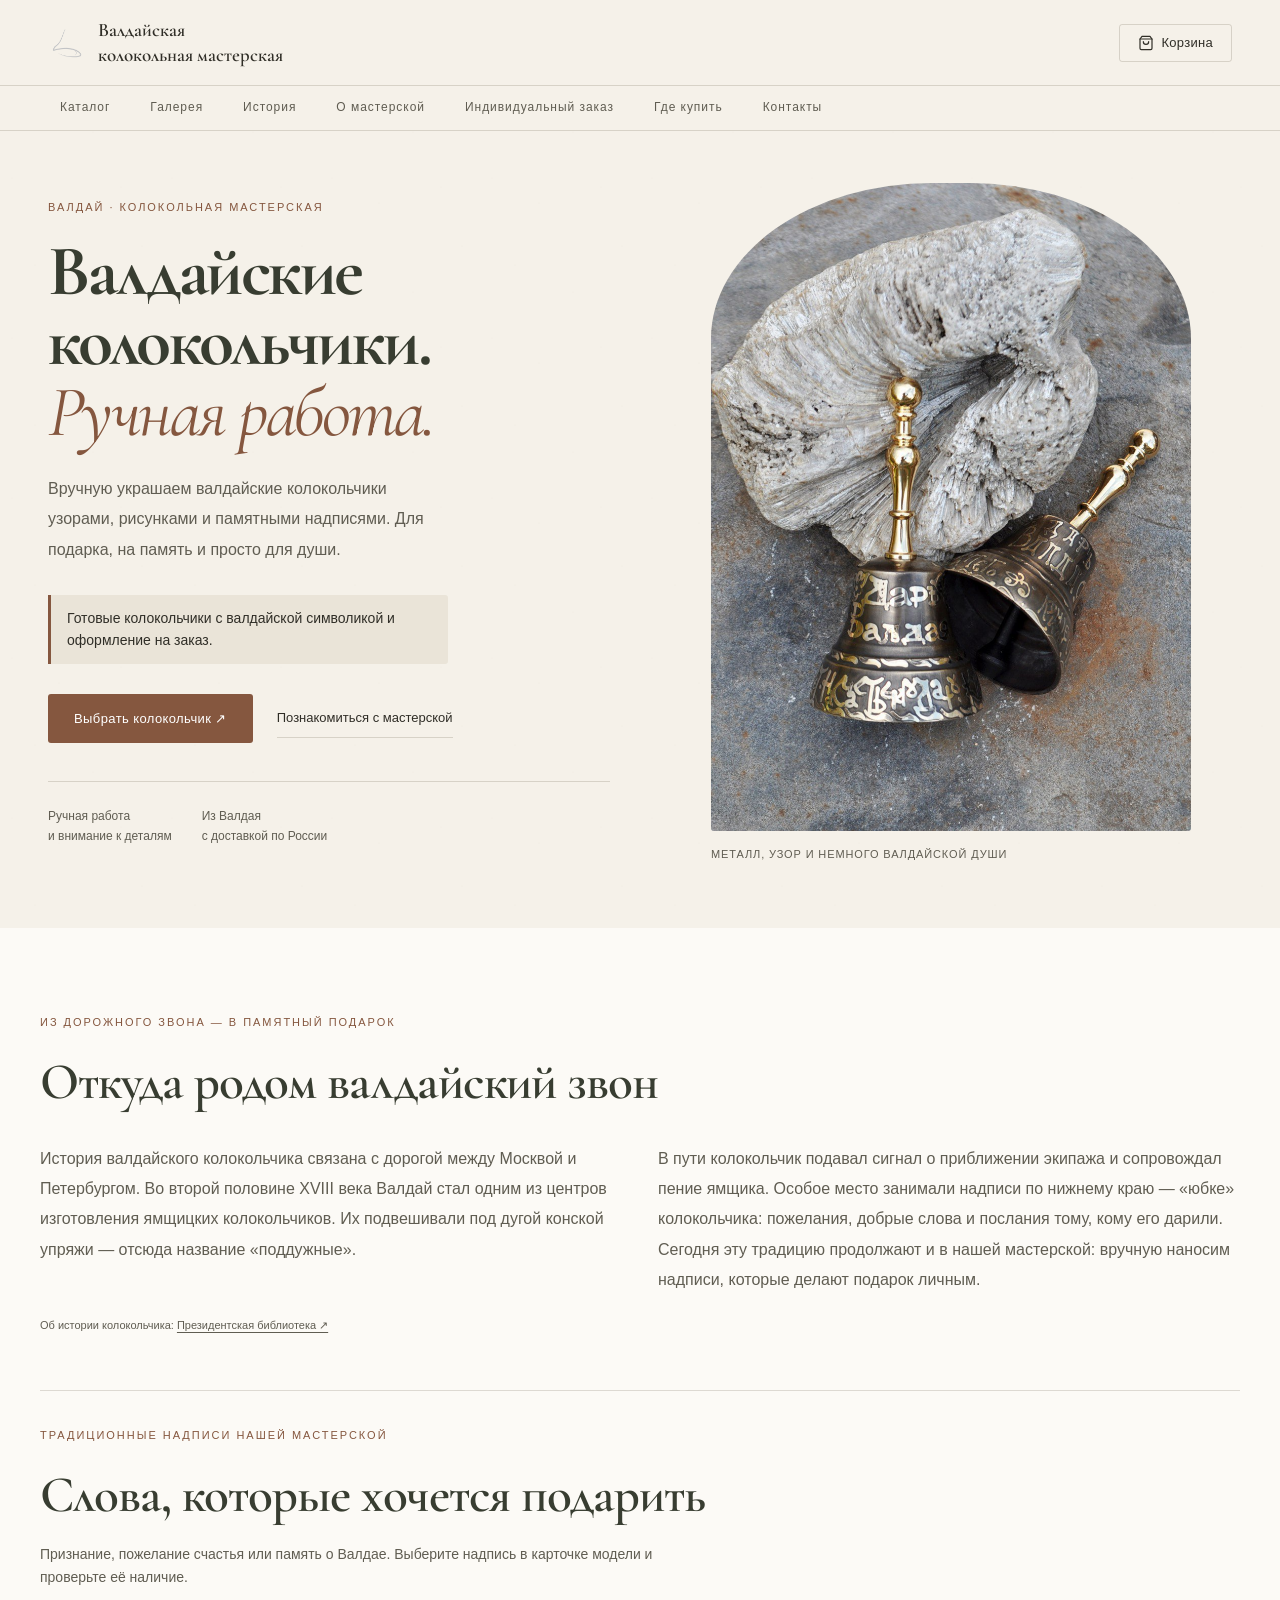
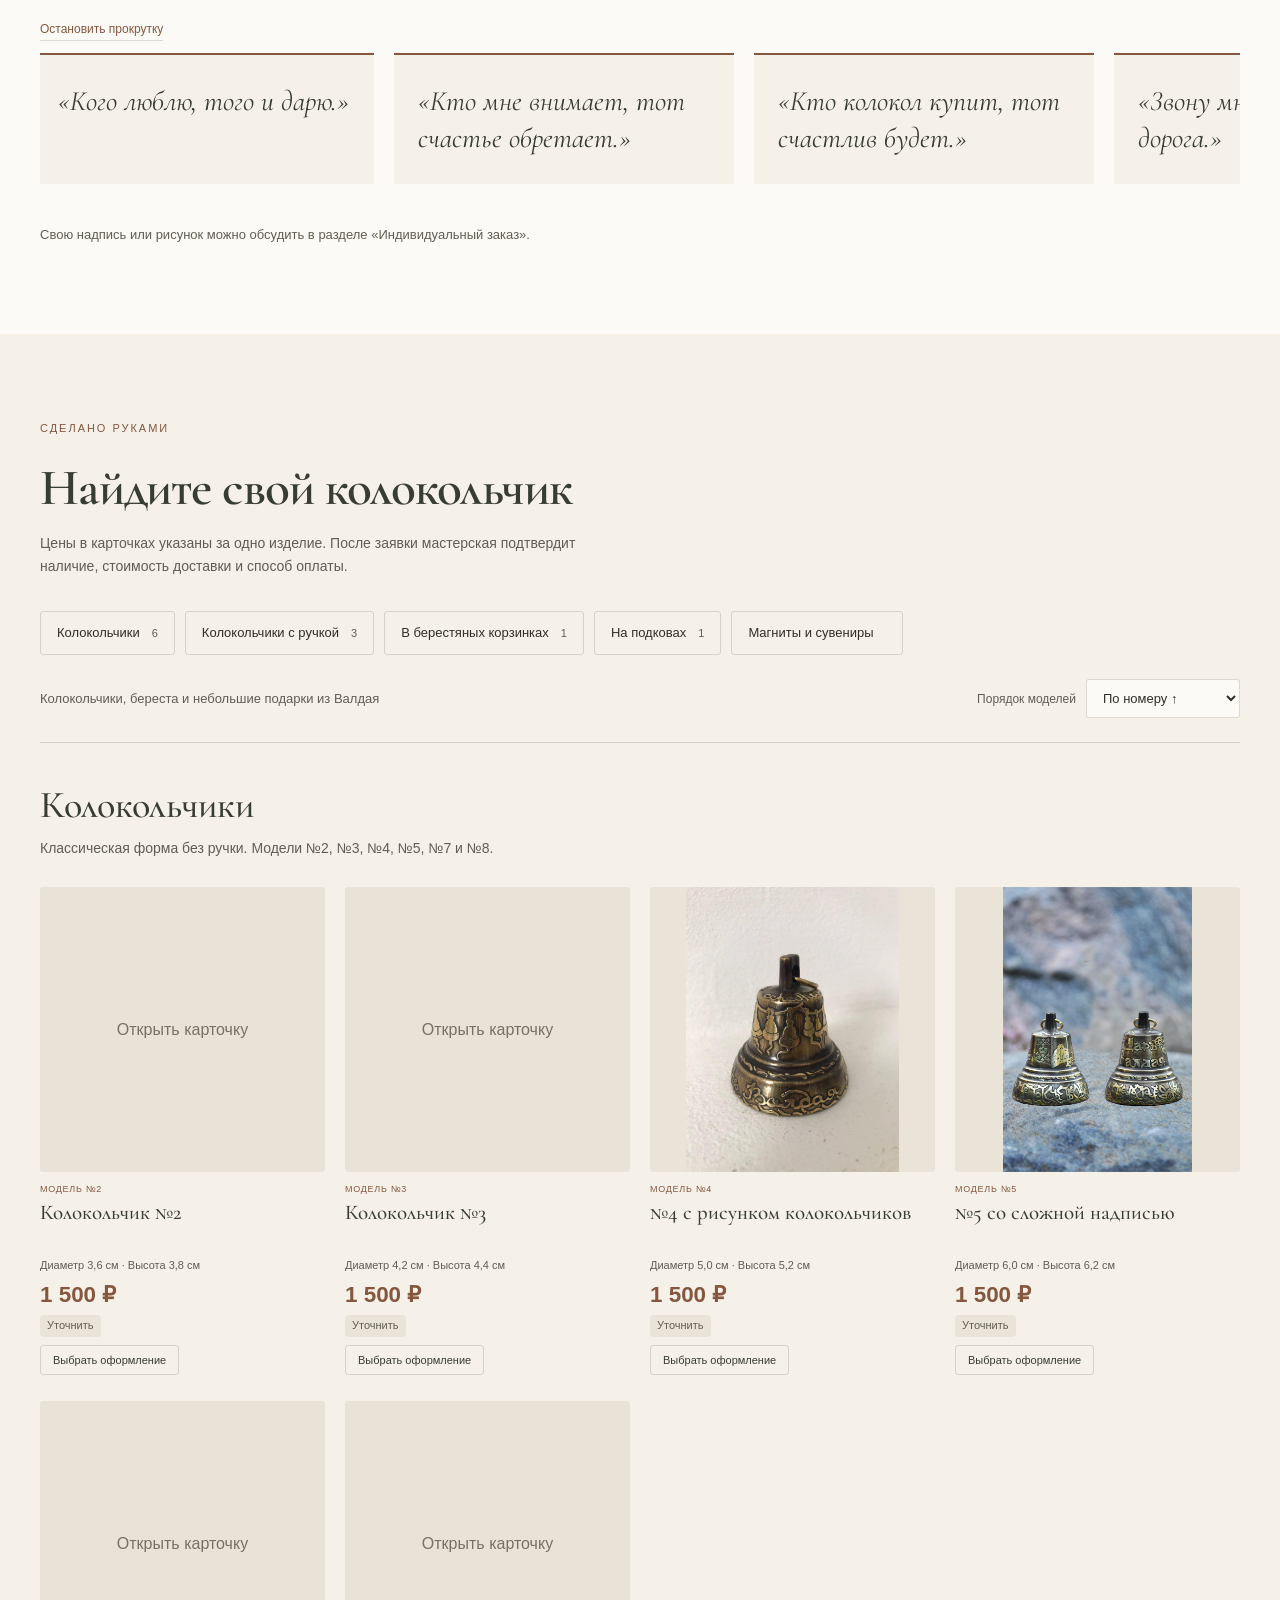
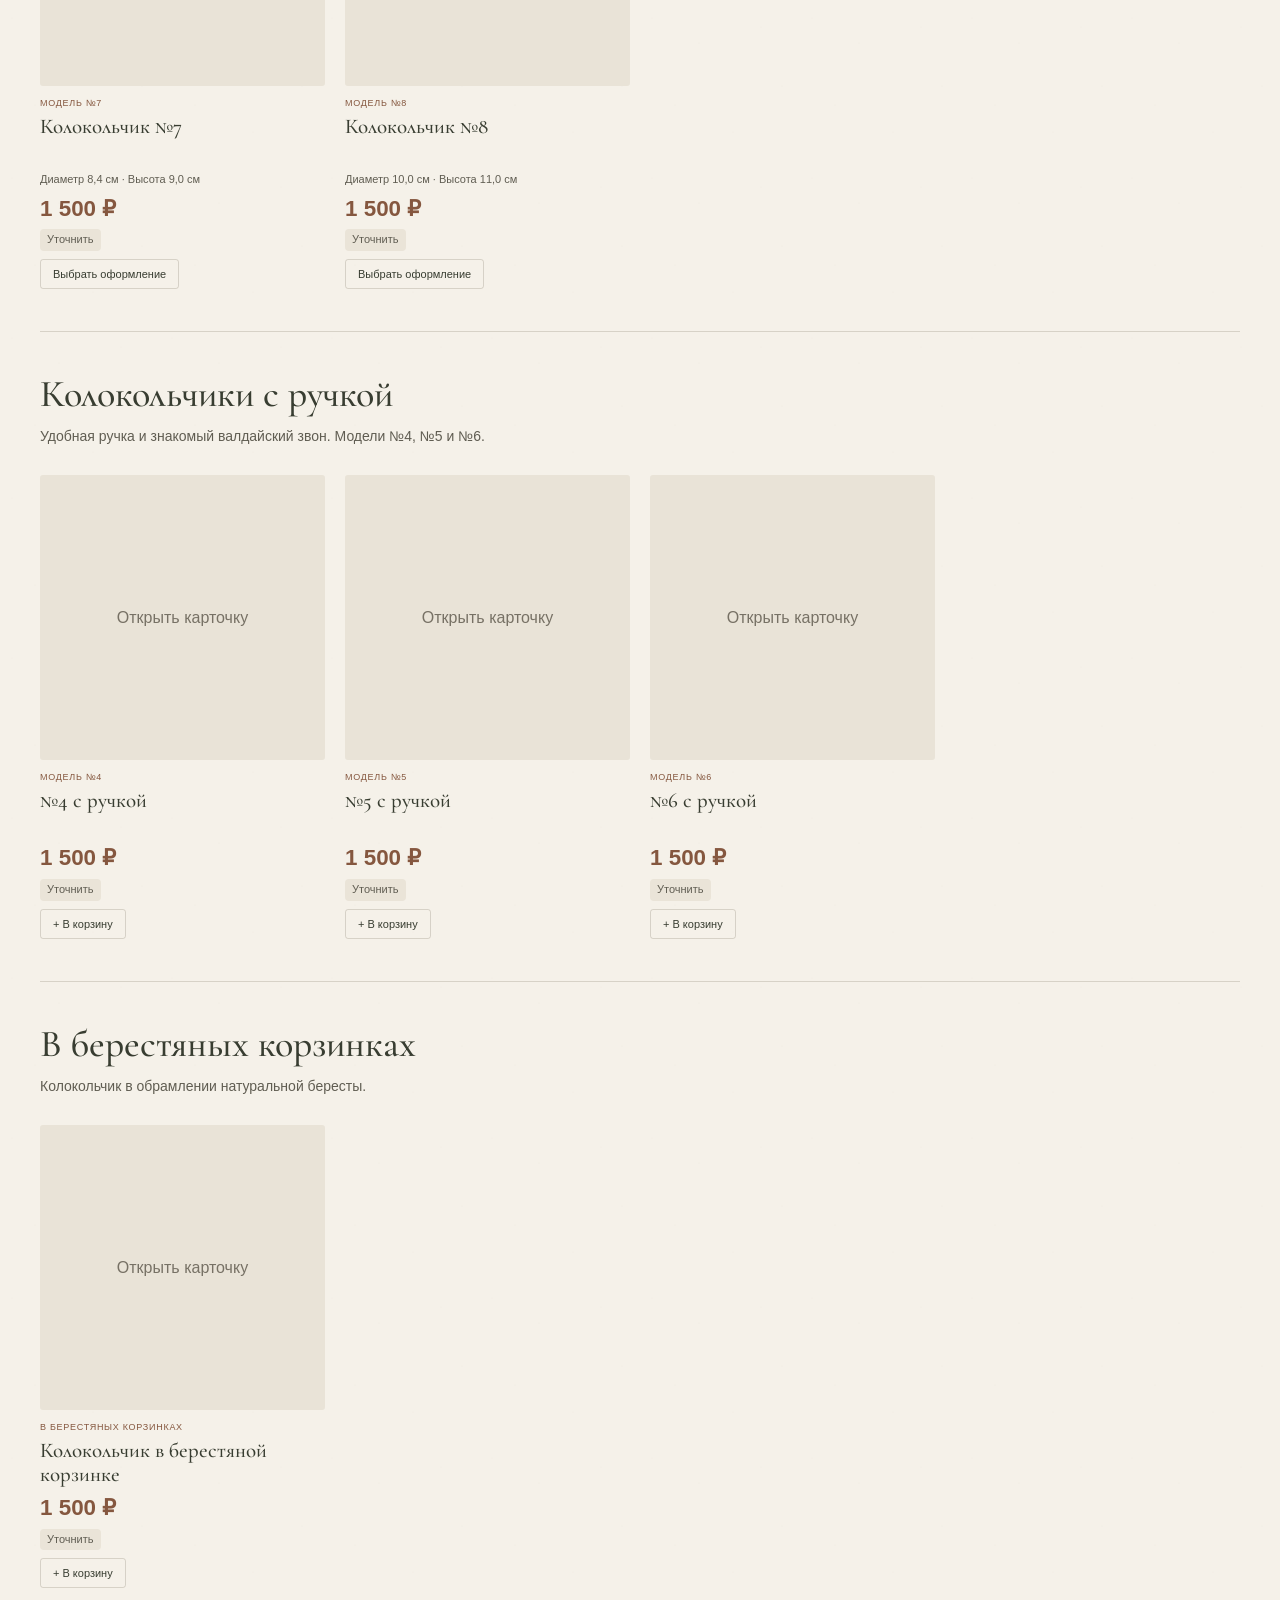
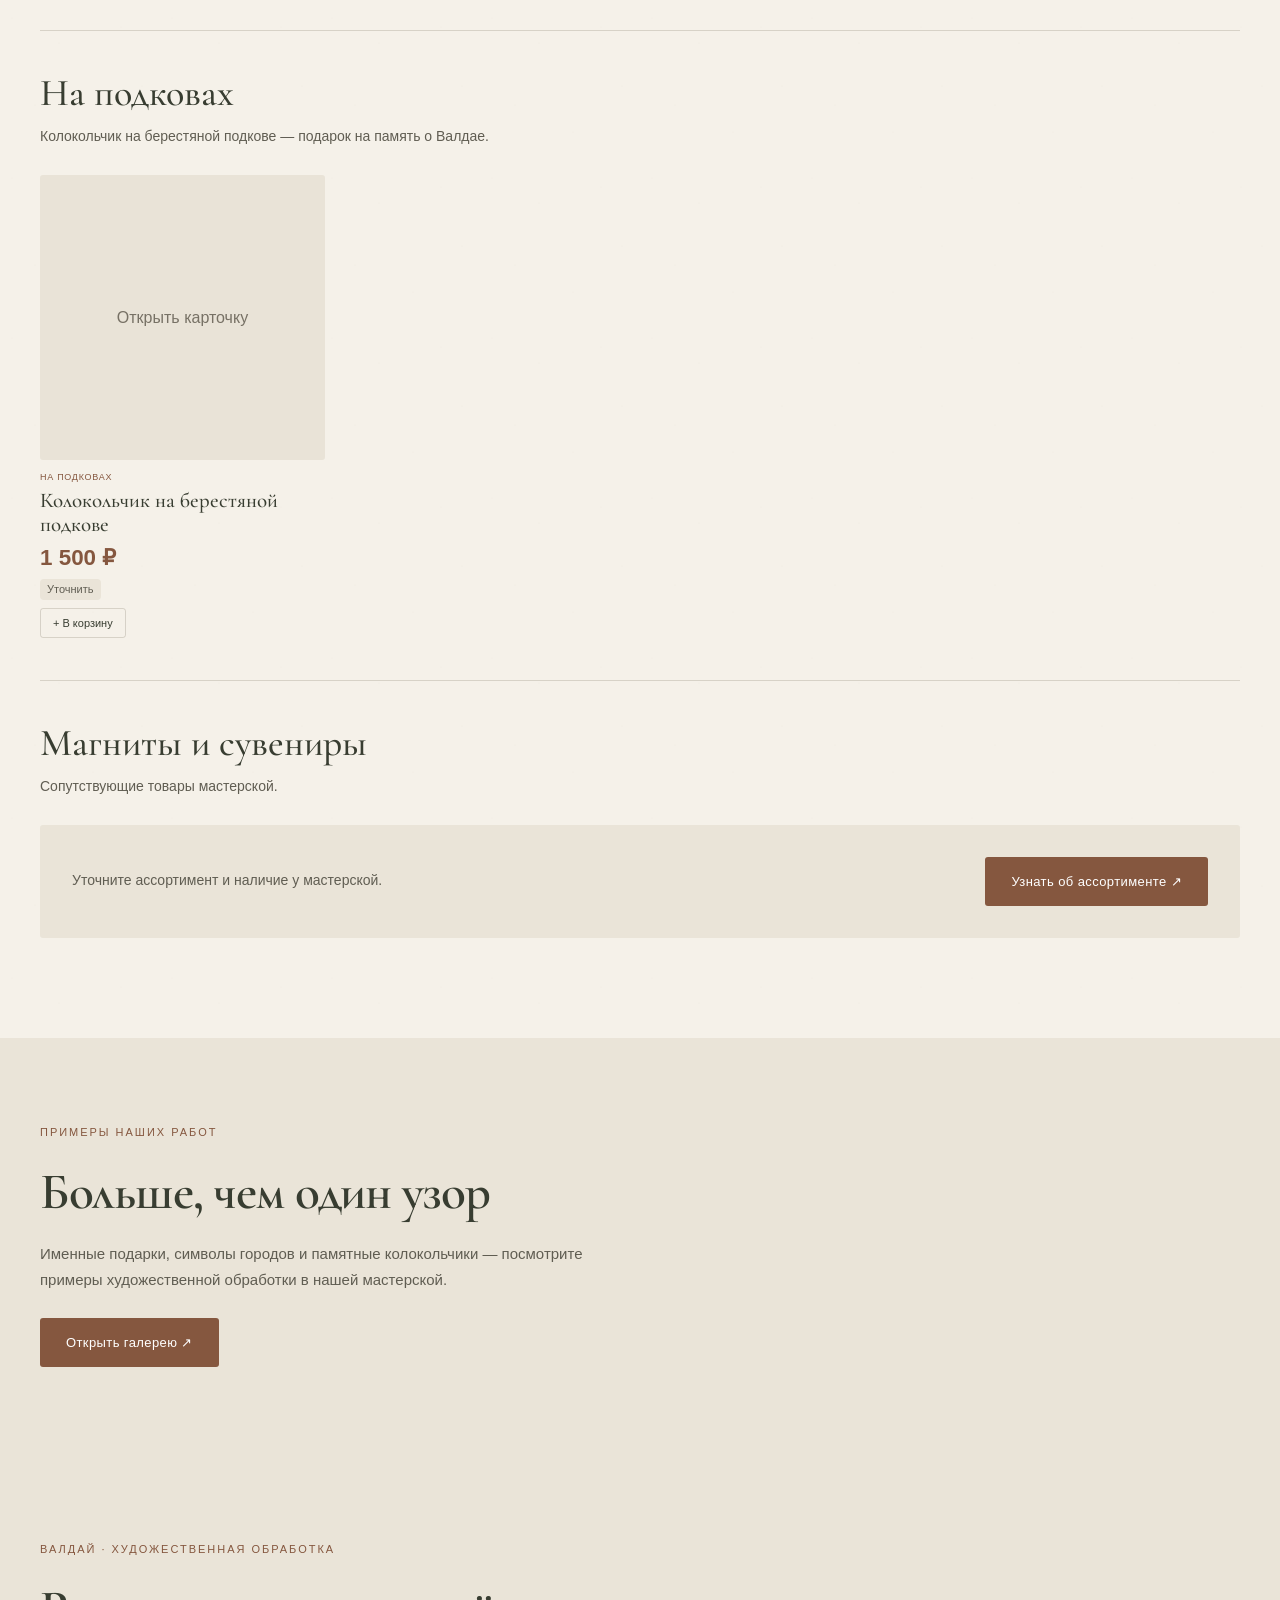
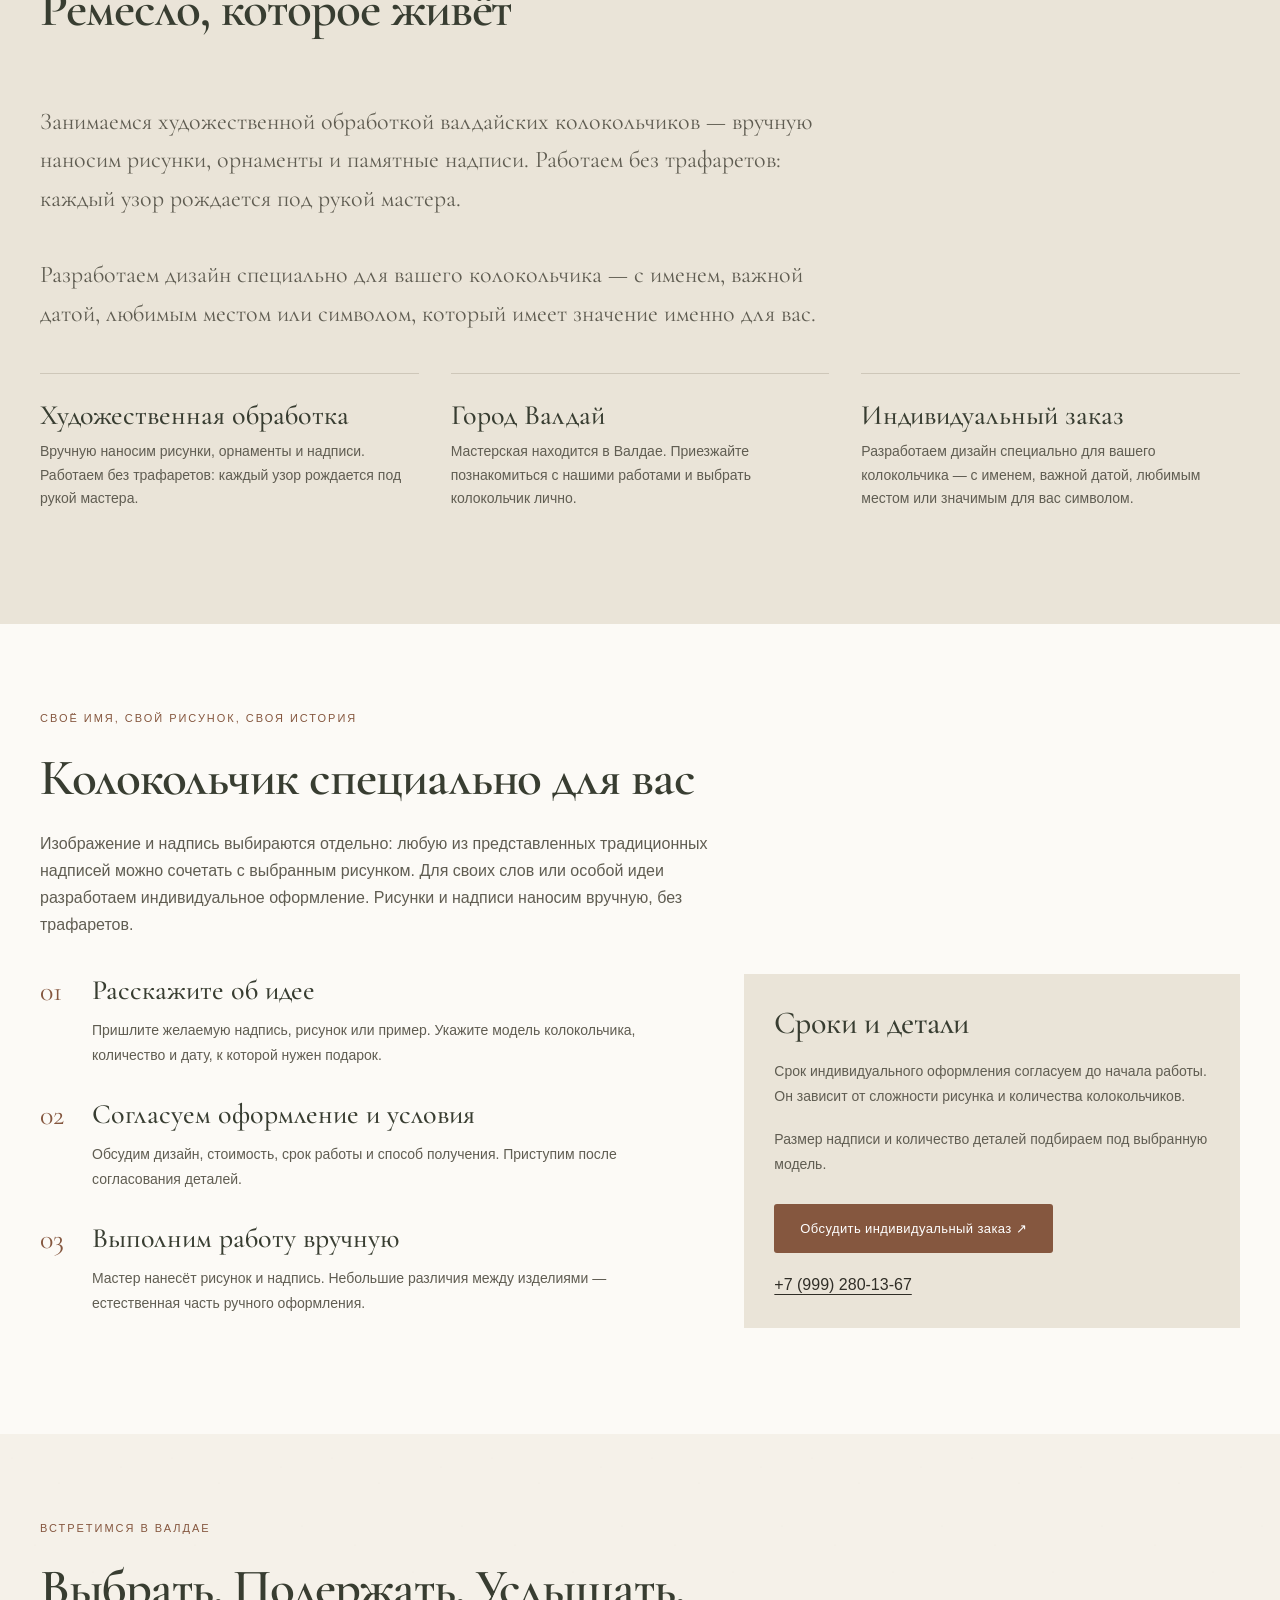
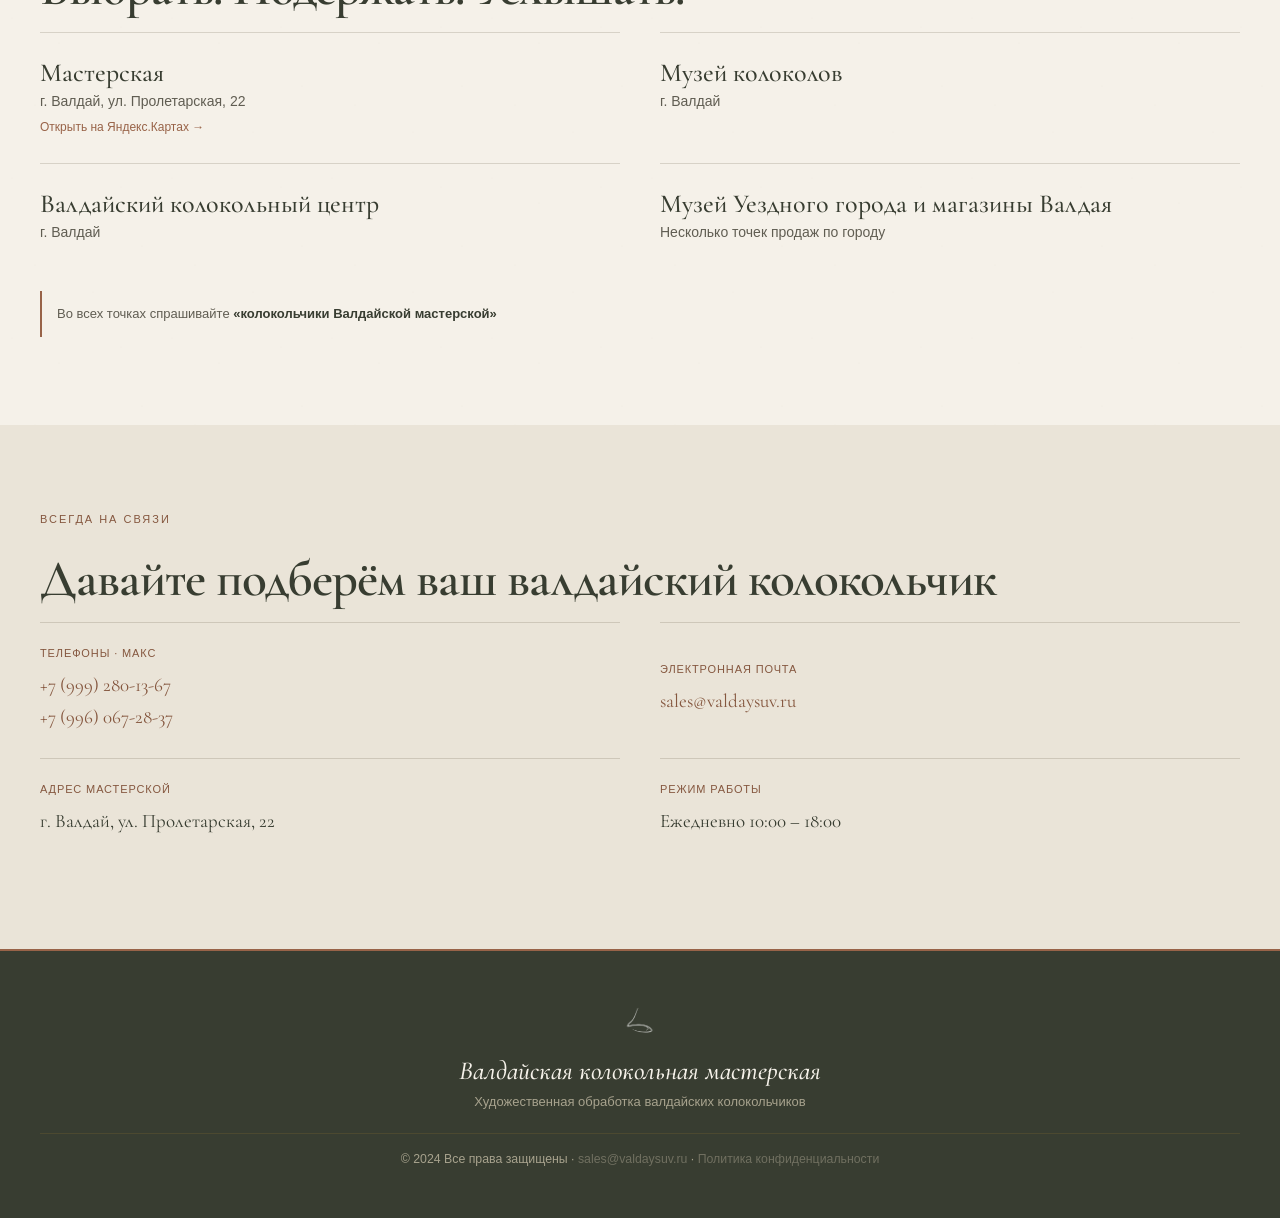
<file: index.html>
<!DOCTYPE html>
<html lang="ru">
<head>
    <meta charset="UTF-8">
    <meta name="viewport" content="width=device-width, initial-scale=1.0">
    <title>Валдайские колокольчики с художественной обработкой — мастерская в Валдае</title>
    <link rel="preconnect" href="https://fonts.googleapis.com">
    <link rel="preconnect" href="https://fonts.gstatic.com" crossorigin>
    <link href="https://fonts.googleapis.com/css2?family=Cormorant+Garamond:ital,wght@0,400;0,600;0,700;1,400;1,600&family=EB+Garamond:ital,wght@0,400;0,500;1,400&display=swap" rel="stylesheet">
    <link rel="stylesheet" href="src/home.css?v=7dd7f34bc84e">
    <link rel="stylesheet" href="src/styles.css?v=d114a823719f">
    <link rel="stylesheet" href="src/shop.css?v=f9f8fe2dd1fb">
    <meta name="description" content="Художественная обработка валдайских колокольчиков: узоры, рисунки и индивидуальные надписи. Заказ в мастерской в Валдае, самовывоз и доставка по России.">
    <meta name="robots" content="index, follow, max-image-preview:large">
    <link rel="canonical" href="https://valdaysuv.ru/">
    <link rel="icon" type="image/png" href="img/shared/logo.png">
    <meta property="og:type" content="website">
    <meta property="og:locale" content="ru_RU">
    <meta property="og:site_name" content="Валдайская колокольная мастерская">
    <meta property="og:title" content="Валдайские колокольчики с художественной обработкой — мастерская в Валдае">
    <meta property="og:description" content="Художественная обработка валдайских колокольчиков: узоры, рисунки и индивидуальные надписи. Заказ в мастерской в Валдае, самовывоз и доставка по России.">
    <meta property="og:url" content="https://valdaysuv.ru/">
    <meta property="og:image" content="https://valdaysuv.ru/img/shared/photo_5325715840693302141_y.jpg">
    <meta property="og:image:alt" content="Валдайские колокольчики с художественной обработкой">
    <meta name="twitter:card" content="summary_large_image">
    <meta name="twitter:title" content="Валдайские колокольчики с художественной обработкой — мастерская в Валдае">
    <meta name="twitter:description" content="Художественная обработка валдайских колокольчиков: узоры, рисунки и индивидуальные надписи. Заказ в мастерской в Валдае, самовывоз и доставка по России.">
    <meta name="twitter:image" content="https://valdaysuv.ru/img/shared/photo_5325715840693302141_y.jpg">
    <script type="application/ld+json">
{
  "@context": "https://schema.org",
  "@graph": [
    {
      "@type": "LocalBusiness",
      "@id": "https://valdaysuv.ru/#workshop",
      "name": "Валдайская колокольная мастерская",
      "url": "https://valdaysuv.ru/",
      "image": "https://valdaysuv.ru/img/shared/photo_5325715840693302141_y.jpg",
      "logo": "https://valdaysuv.ru/img/shared/logo.png",
      "telephone": [
        "+79992801367",
        "+79960672837"
      ],
      "email": "sales@valdaysuv.ru",
      "address": {
        "@type": "PostalAddress",
        "streetAddress": "ул. Пролетарская, 22",
        "addressLocality": "Валдай",
        "addressCountry": "RU"
      },
      "openingHoursSpecification": [
        {
          "@type": "OpeningHoursSpecification",
          "dayOfWeek": [
            "Monday",
            "Tuesday",
            "Wednesday",
            "Thursday",
            "Friday",
            "Saturday",
            "Sunday"
          ],
          "opens": "10:00",
          "closes": "18:00"
        }
      ]
    },
    {
      "@type": "WebSite",
      "url": "https://valdaysuv.ru/",
      "name": "Валдайская колокольная мастерская",
      "inLanguage": "ru-RU"
    }
  ]
}
</script>
</head>
<body data-contact-phone="+79992801367" data-contact-email="sales@valdaysuv.ru" data-pickup-address="г. Валдай, ул. Пролетарская, 22">

<header>
    <div class="header-inner">
        <a href="index.html" class="logo-link">
            <img src="img/shared/logo.png" alt="Валдайская колокольная мастерская" class="logo">
            <span class="site-name">Валдайская<br>колокольная мастерская</span>
        </a>
        <button class="cart-btn" onclick="openCart(this)">
            <svg width="16" height="16" viewBox="0 0 24 24" fill="none" stroke="currentColor" stroke-width="1.8" stroke-linecap="round" stroke-linejoin="round">
                <path d="M6 2L3 6v14a2 2 0 002 2h14a2 2 0 002-2V6l-3-4z"/>
                <line x1="3" y1="6" x2="21" y2="6"/>
                <path d="M16 10a4 4 0 01-8 0"/>
            </svg>
            Корзина
            <span class="cart-badge" id="cartBadge">0</span>
        </button>
    </div>
    <nav>
        <div class="nav-inner">
            <a href="#catalog">Каталог</a>
            <a href="gallery.html">Галерея</a>
            <a href="#history">История</a>
            <a href="#about">О мастерской</a>
            <a href="#custom-order">Индивидуальный заказ</a>
            <a href="#where-to-buy">Где купить</a>
            <a href="#contacts">Контакты</a>
        </div>
    </nav>
</header>

<!-- HERO -->
<main>
<section class="hero">
    <div class="hero-frame">
        <span class="eyebrow">Валдай · Колокольная мастерская</span>
        <h1>Валдайские колокольчики.<br><em>Ручная работа.</em></h1>
        <p>Вручную украшаем валдайские колокольчики узорами, рисунками и памятными надписями. Для подарка, на память и просто для души.</p>
        <p class="hero-availability">Готовые колокольчики с валдайской символикой и оформление на заказ.</p>
        <div class="hero-actions"><a href="#catalog" class="btn-primary">Выбрать колокольчик ↗</a><a href="#about" class="text-link">Познакомиться с мастерской</a></div>
        <div class="hero-footnote"><span>Ручная работа<br>и внимание к деталям</span><span>Из Валдая<br>с доставкой по России</span></div>
    </div>
    <figure class="hero-photo"><img src="img/shared/photo_5325715840693302141_y.jpg" width="948" height="1280" alt="Два валдайских колокольчика с золотистыми ручками на камне" fetchpriority="high"><figcaption>МЕТАЛЛ, УЗОР И НЕМНОГО ВАЛДАЙСКОЙ ДУШИ</figcaption></figure>
</section>

<section id="history" class="history-section">
    <div class="container">
        <div class="history-heading"><span class="eyebrow">Из дорожного звона — в памятный подарок</span><h2 class="sec-title">Откуда родом валдайский звон</h2></div>
        <div class="history-text"><p>История валдайского колокольчика связана с дорогой между Москвой и Петербургом. Во второй половине XVIII века Валдай стал одним из центров изготовления ямщицких колокольчиков. Их подвешивали под дугой конской упряжи — отсюда название «поддужные».</p><p>В пути колокольчик подавал сигнал о приближении экипажа и сопровождал пение ямщика. Особое место занимали надписи по нижнему краю — «юбке» колокольчика: пожелания, добрые слова и послания тому, кому его дарили. Сегодня эту традицию продолжают и в нашей мастерской: вручную наносим надписи, которые делают подарок личным.</p></div>
        <p class="history-source">Об истории колокольчика: <a href="https://www.prlib.ru/history/619320" target="_blank" rel="noopener">Президентская библиотека ↗</a></p>
        <div class="inscriptions-heading"><span class="eyebrow">Традиционные надписи нашей мастерской</span><h2 class="sec-title">Слова, которые хочется подарить</h2><p>Признание, пожелание счастья или память о Валдае. Выберите надпись в карточке модели и проверьте её наличие.</p></div>
        <div class="inscriptions-controls"><button type="button" id="inscriptionsToggle" class="inscriptions-toggle" aria-controls="inscriptionsRail" hidden><span class="inscriptions-toggle-icon" aria-hidden="true">Ⅱ</span><span class="inscriptions-toggle-label">Остановить прокрутку</span></button></div>
        <div class="inscriptions-grid" id="inscriptionsRail" tabindex="0" role="region" aria-label="Традиционные надписи на колокольчиках"><blockquote class="inscription"><p>«Кого люблю, того и дарю.»</p></blockquote><blockquote class="inscription"><p>«Кто мне внимает, тот счастье обретает.»</p></blockquote><blockquote class="inscription"><p>«Кто колокол купит, тот счастлив будет.»</p></blockquote><blockquote class="inscription"><p>«Звону много — веселей дорога.»</p></blockquote><blockquote class="inscription"><p>«Купи, не скупись, со мной веселись.»</p></blockquote><blockquote class="inscription"><p>«Лит для того, кто купит его.»</p></blockquote><blockquote class="inscription"><p>«Мчится тройка удалая, колокольчик Дар Валдая.»</p></blockquote><blockquote class="inscription"><p>«Валдайский Иверский монастырь.»</p></blockquote></div>
        <p class="inscriptions-note">Свою надпись или рисунок можно обсудить в разделе <a href="#custom-order">«Индивидуальный заказ»</a>.</p>
    </div>
</section>

<!-- CATALOG -->
<section id="catalog">
    <div class="container">
        <span class="eyebrow">Сделано руками</span><h2 class="sec-title">Найдите свой колокольчик</h2><p class="section-intro">Цены в карточках указаны за одно изделие. После заявки мастерская подтвердит наличие, стоимость доставки и способ оплаты.</p>
        <div class="divider"><span>❦ ✦ ❦</span></div>
<nav class="catalog-nav" aria-label="Категории товаров"><a href="#catalog-bells">Колокольчики<span>6</span></a><a href="#catalog-handles">Колокольчики с ручкой<span>3</span></a><a href="#catalog-baskets">В берестяных корзинках<span>1</span></a><a href="#catalog-horseshoes">На подковах<span>1</span></a><a href="#catalog-souvenirs">Магниты и сувениры<span></span></a></nav><div class="catalog-toolbar"><p>Колокольчики, береста и небольшие подарки из Валдая</p>
<label class="catalog-sort" id="catalogSortControl" hidden>Порядок моделей
<select id="catalogSort"><option value="number-asc">По номеру ↑</option><option value="number-desc">По номеру ↓</option><option value="name">По названию А–Я</option></select></label></div><div id="catalogGrid"><section class="catalog-group" id="catalog-bells" aria-labelledby="heading-bells">
<div class="catalog-group-heading"><h3 id="heading-bells">Колокольчики</h3><p>Классическая форма без ручки. Модели №2, №3, №4, №5, №7 и №8.</p></div><div class="catalog-grid catalog-group-grid"><article class="product-card" id="product-1" data-category="bells" data-size-number="2" data-product-id="1" data-product-name="Валдайский колокольчик черненый №2" data-product-image="" data-price-kopecks="150000">
    <button type="button" class="product-photo-link product-placeholder" data-product-details="1" aria-label="Открыть карточку: Валдайский колокольчик черненый №2" disabled><span>Открыть карточку</span></button>
    <div class="product-info"><span class="product-type">Модель №2</span>
        <h4 class="product-name">Колокольчик №2</h4><p class="product-detail product-dimensions">Диаметр 3,6 см · Высота 3,8 см</p>
        <p class="product-price">1 500 ₽</p><p class="product-availability"><span class="stock-badge stock-unknown">Уточнить</span></p>
        <button type="button" class="btn-add" data-product-details="1" hidden>Выбрать оформление</button>
    </div>
</article>
<article class="product-card" id="product-2" data-category="bells" data-size-number="3" data-product-id="2" data-product-name="Валдайский колокольчик черненый №3" data-product-image="" data-price-kopecks="150000">
    <button type="button" class="product-photo-link product-placeholder" data-product-details="2" aria-label="Открыть карточку: Валдайский колокольчик черненый №3" disabled><span>Открыть карточку</span></button>
    <div class="product-info"><span class="product-type">Модель №3</span>
        <h4 class="product-name">Колокольчик №3</h4><p class="product-detail product-dimensions">Диаметр 4,2 см · Высота 4,4 см</p>
        <p class="product-price">1 500 ₽</p><p class="product-availability"><span class="stock-badge stock-unknown">Уточнить</span></p>
        <button type="button" class="btn-add" data-product-details="2" hidden>Выбрать оформление</button>
    </div>
</article>
<article class="product-card" id="product-3" data-category="bells" data-size-number="4" data-product-id="3" data-product-name="Валдайский колокольчик черненый №4" data-product-image="img/shop/nomer4.jpg" data-price-kopecks="150000">
    <a class="product-photo-link" href="img/shop/nomer4.jpg" data-product-details="3" aria-label="Открыть карточку: Валдайский колокольчик черненый №4"><img class="product-img" src="img/shop/nomer4.jpg" alt="Валдайский колокольчик черненый №4" loading="lazy"></a>
    <div class="product-info"><span class="product-type">Модель №4</span>
        <h4 class="product-name">№4 с рисунком колокольчиков</h4><p class="product-detail product-dimensions">Диаметр 5,0 см · Высота 5,2 см</p>
        <p class="product-price">1 500 ₽</p><p class="product-availability"><span class="stock-badge stock-unknown">Уточнить</span></p>
        <button type="button" class="btn-add" data-product-details="3" hidden>Выбрать оформление</button>
    </div>
</article>
<article class="product-card" id="product-4" data-category="bells" data-size-number="5" data-product-id="4" data-product-name="Валдайский колокольчик чернёный №5 со сложной надписью" data-product-image="img/shop/nomer5slojvld.png" data-price-kopecks="150000">
    <div class="product-photos"><a class="product-photo-link" href="img/shop/nomer5slojvld.png" data-product-details="4" aria-label="Открыть карточку: Валдайский колокольчик чернёный №5 со сложной надписью"><img class="product-img" src="img/shop/nomer5slojvld.png" alt="Валдайский колокольчик чернёный №5 со сложной надписью" loading="lazy"></a><div class="product-photo-thumbs" aria-label="Ракурсы товара"><button type="button" class="product-photo-button" data-photo="img/shop/nomer5slojvld.png" data-caption="№5 со сложной надписью — два вида на камне" aria-label="№5 со сложной надписью — два вида на камне" aria-pressed="true"><img src="img/shop/nomer5slojvld.png" alt="" loading="lazy"></button><button type="button" class="product-photo-button" data-photo="img/shop/bell-no5-complex-dar-valdaya.jpg" data-caption="№5 — надпись «Дар Валдая»" aria-label="№5 — надпись «Дар Валдая»" aria-pressed="false"><img src="img/shop/bell-no5-complex-dar-valdaya.jpg" alt="" loading="lazy"></button><button type="button" class="product-photo-button" data-photo="img/shop/bell-no5-complex-coat-of-arms.jpg" data-caption="№5 — герб Валдая" aria-label="№5 — герб Валдая" aria-pressed="false"><img src="img/shop/bell-no5-complex-coat-of-arms.jpg" alt="" loading="lazy"></button></div></div>
    <div class="product-info"><span class="product-type">Модель №5</span>
        <h4 class="product-name">№5 со сложной надписью</h4><p class="product-detail product-dimensions">Диаметр 6,0 см · Высота 6,2 см</p>
        <p class="product-price">1 500 ₽</p><p class="product-availability"><span class="stock-badge stock-unknown">Уточнить</span></p>
        <button type="button" class="btn-add" data-product-details="4" hidden>Выбрать оформление</button>
    </div>
</article>
<article class="product-card" id="product-5" data-category="bells" data-size-number="7" data-product-id="5" data-product-name="Валдайский колокольчик черненый №7" data-product-image="" data-price-kopecks="150000">
    <button type="button" class="product-photo-link product-placeholder" data-product-details="5" aria-label="Открыть карточку: Валдайский колокольчик черненый №7" disabled><span>Открыть карточку</span></button>
    <div class="product-info"><span class="product-type">Модель №7</span>
        <h4 class="product-name">Колокольчик №7</h4><p class="product-detail product-dimensions">Диаметр 8,4 см · Высота 9,0 см</p>
        <p class="product-price">1 500 ₽</p><p class="product-availability"><span class="stock-badge stock-unknown">Уточнить</span></p>
        <button type="button" class="btn-add" data-product-details="5" hidden>Выбрать оформление</button>
    </div>
</article>
<article class="product-card" id="product-6" data-category="bells" data-size-number="8" data-product-id="6" data-product-name="Валдайский колокольчик черненый №8" data-product-image="" data-price-kopecks="150000">
    <button type="button" class="product-photo-link product-placeholder" data-product-details="6" aria-label="Открыть карточку: Валдайский колокольчик черненый №8" disabled><span>Открыть карточку</span></button>
    <div class="product-info"><span class="product-type">Модель №8</span>
        <h4 class="product-name">Колокольчик №8</h4><p class="product-detail product-dimensions">Диаметр 10,0 см · Высота 11,0 см</p>
        <p class="product-price">1 500 ₽</p><p class="product-availability"><span class="stock-badge stock-unknown">Уточнить</span></p>
        <button type="button" class="btn-add" data-product-details="6" hidden>Выбрать оформление</button>
    </div>
</article></div></section>
<section class="catalog-group" id="catalog-handles" aria-labelledby="heading-handles">
<div class="catalog-group-heading"><h3 id="heading-handles">Колокольчики с ручкой</h3><p>Удобная ручка и знакомый валдайский звон. Модели №4, №5 и №6.</p></div><div class="catalog-grid catalog-group-grid"><article class="product-card" id="product-7" data-category="handles" data-size-number="4" data-product-id="7" data-product-name="Валдайский колокольчик черненый №4 с ручкой" data-product-image="" data-price-kopecks="150000">
    <button type="button" class="product-photo-link product-placeholder" data-product-details="7" aria-label="Открыть карточку: Валдайский колокольчик черненый №4 с ручкой" disabled><span>Открыть карточку</span></button>
    <div class="product-info"><span class="product-type">Модель №4</span>
        <h4 class="product-name">№4 с ручкой</h4>
        <p class="product-price">1 500 ₽</p><p class="product-availability"><span class="stock-badge stock-unknown">Уточнить</span></p>
        <button type="button" class="btn-add" id="ba7" onclick="addToCart(7)" hidden>+ В корзину</button>
    </div>
</article>
<article class="product-card" id="product-8" data-category="handles" data-size-number="5" data-product-id="8" data-product-name="Валдайский колокольчик черненый №5 с ручкой" data-product-image="" data-price-kopecks="150000">
    <button type="button" class="product-photo-link product-placeholder" data-product-details="8" aria-label="Открыть карточку: Валдайский колокольчик черненый №5 с ручкой" disabled><span>Открыть карточку</span></button>
    <div class="product-info"><span class="product-type">Модель №5</span>
        <h4 class="product-name">№5 с ручкой</h4>
        <p class="product-price">1 500 ₽</p><p class="product-availability"><span class="stock-badge stock-unknown">Уточнить</span></p>
        <button type="button" class="btn-add" id="ba8" onclick="addToCart(8)" hidden>+ В корзину</button>
    </div>
</article>
<article class="product-card" id="product-9" data-category="handles" data-size-number="6" data-product-id="9" data-product-name="Валдайский колокольчик черненый №6 с ручкой" data-product-image="" data-price-kopecks="150000">
    <button type="button" class="product-photo-link product-placeholder" data-product-details="9" aria-label="Открыть карточку: Валдайский колокольчик черненый №6 с ручкой" disabled><span>Открыть карточку</span></button>
    <div class="product-info"><span class="product-type">Модель №6</span>
        <h4 class="product-name">№6 с ручкой</h4>
        <p class="product-price">1 500 ₽</p><p class="product-availability"><span class="stock-badge stock-unknown">Уточнить</span></p>
        <button type="button" class="btn-add" id="ba9" onclick="addToCart(9)" hidden>+ В корзину</button>
    </div>
</article></div></section>
<section class="catalog-group" id="catalog-baskets" aria-labelledby="heading-baskets">
<div class="catalog-group-heading"><h3 id="heading-baskets">В берестяных корзинках</h3><p>Колокольчик в обрамлении натуральной бересты.</p></div><div class="catalog-grid catalog-group-grid"><article class="product-card" id="product-10" data-category="baskets" data-size-number="0" data-product-id="10" data-product-name="Колокол желтый в берестяной корзинке" data-product-image="" data-price-kopecks="150000">
    <button type="button" class="product-photo-link product-placeholder" data-product-details="10" aria-label="Открыть карточку: Колокол желтый в берестяной корзинке" disabled><span>Открыть карточку</span></button>
    <div class="product-info"><span class="product-type">В берестяных корзинках</span>
        <h4 class="product-name">Колокольчик в берестяной корзинке</h4>
        <p class="product-price">1 500 ₽</p><p class="product-availability"><span class="stock-badge stock-unknown">Уточнить</span></p>
        <button type="button" class="btn-add" id="ba10" onclick="addToCart(10)" hidden>+ В корзину</button>
    </div>
</article></div></section>
<section class="catalog-group" id="catalog-horseshoes" aria-labelledby="heading-horseshoes">
<div class="catalog-group-heading"><h3 id="heading-horseshoes">На подковах</h3><p>Колокольчик на берестяной подкове — подарок на память о Валдае.</p></div><div class="catalog-grid catalog-group-grid"><article class="product-card" id="product-11" data-category="horseshoes" data-size-number="0" data-product-id="11" data-product-name="Колокол желтый на берестяной подкове" data-product-image="" data-price-kopecks="150000">
    <button type="button" class="product-photo-link product-placeholder" data-product-details="11" aria-label="Открыть карточку: Колокол желтый на берестяной подкове" disabled><span>Открыть карточку</span></button>
    <div class="product-info"><span class="product-type">На подковах</span>
        <h4 class="product-name">Колокольчик на берестяной подкове</h4>
        <p class="product-price">1 500 ₽</p><p class="product-availability"><span class="stock-badge stock-unknown">Уточнить</span></p>
        <button type="button" class="btn-add" id="ba11" onclick="addToCart(11)" hidden>+ В корзину</button>
    </div>
</article></div></section>
<section class="catalog-group" id="catalog-souvenirs" aria-labelledby="heading-souvenirs">
<div class="catalog-group-heading"><h3 id="heading-souvenirs">Магниты и сувениры</h3><p>Сопутствующие товары мастерской.</p></div><div class="catalog-request"><p>Уточните ассортимент и наличие у мастерской.</p><a class="btn-primary" href="mailto:sales@valdaysuv.ru?subject=%D0%9C%D0%B0%D0%B3%D0%BD%D0%B8%D1%82%D1%8B%20%D0%B8%20%D1%81%D1%83%D0%B2%D0%B5%D0%BD%D0%B8%D1%80%D1%8B">Узнать об ассортименте ↗</a></div></section></div><template id="product-detail-1">
<div class="product-detail-layout product-detail-text-only">
    <div class="product-detail-info"><span class="eyebrow">Модель №2</span><h2 class="product-dialog-title" id="product-dialog-title-1">Валдайский колокольчик черненый №2</h2>
    <p class="product-price">1 500 ₽</p><p class="product-detail product-dimensions">Диаметр 3,6 см · Высота 3,8 см</p>
    <p class="product-design-summary">В стандартном оформлении сверху — «Съ серебром», на корпусе — герб Валдая, «Даръ Валдая» и узоры.</p>
    <fieldset class="product-variants"><legend class="product-stock-title">Выберите оформление</legend>
    <p class="product-design-summary">Можно отметить несколько вариантов. Каждый добавится в корзину по одной штуке.</p>
    <h3>Надписи на юбке</h3><label class="product-variant"><input type="checkbox" name="product-variant" value="Кого люблю, того и дарю."><span>«Кого люблю, того и дарю.»</span><span class="stock-badge stock-unknown">Уточнить</span></label><label class="product-variant"><input type="checkbox" name="product-variant" value="Кто мне внимает, тот счастье обретает."><span>«Кто мне внимает, тот счастье обретает.»</span><span class="stock-badge stock-unknown">Уточнить</span></label><label class="product-variant"><input type="checkbox" name="product-variant" value="Кто колокол купит, тот счастлив будет."><span>«Кто колокол купит, тот счастлив будет.»</span><span class="stock-badge stock-unknown">Уточнить</span></label><label class="product-variant"><input type="checkbox" name="product-variant" value="Звону много — веселей дорога."><span>«Звону много — веселей дорога.»</span><span class="stock-badge stock-unknown">Уточнить</span></label><label class="product-variant"><input type="checkbox" name="product-variant" value="Купи, не скупись, со мной веселись."><span>«Купи, не скупись, со мной веселись.»</span><span class="stock-badge stock-unknown">Уточнить</span></label><label class="product-variant"><input type="checkbox" name="product-variant" value="Лит для того, кто купит его."><span>«Лит для того, кто купит его.»</span><span class="stock-badge stock-unknown">Уточнить</span></label><label class="product-variant"><input type="checkbox" name="product-variant" value="Мчится тройка удалая, колокольчик Дар Валдая."><span>«Мчится тройка удалая, колокольчик Дар Валдая.»</span><span class="stock-badge stock-unknown">Уточнить</span></label>
    <h3>Отдельное оформление</h3><label class="product-variant"><input type="checkbox" name="product-variant" value="Валдайский Иверский монастырь."><span>С изображением Иверского монастыря</span><span class="stock-badge stock-unknown">Уточнить</span></label></fieldset>
    <p class="product-design-summary">Для варианта «Уточнить» мастерская проверит наличие после заявки. Если нужного варианта нет, можно обсудить индивидуальный заказ.</p>
    <button type="button" class="btn-primary product-detail-select" data-select-product="1" disabled>В корзину</button>
    <a class="product-custom-link" href="#custom-order">Индивидуальный заказ ↗</a></div>
</div>
</template>
<template id="product-detail-2">
<div class="product-detail-layout product-detail-text-only">
    <div class="product-detail-info"><span class="eyebrow">Модель №3</span><h2 class="product-dialog-title" id="product-dialog-title-2">Валдайский колокольчик черненый №3</h2>
    <p class="product-price">1 500 ₽</p><p class="product-detail product-dimensions">Диаметр 4,2 см · Высота 4,4 см</p>
    <p class="product-design-summary">В стандартном оформлении сверху — «Съ серебром», на корпусе — герб Валдая, «Даръ Валдая» и узоры.</p>
    <fieldset class="product-variants"><legend class="product-stock-title">Выберите оформление</legend>
    <p class="product-design-summary">Можно отметить несколько вариантов. Каждый добавится в корзину по одной штуке.</p>
    <h3>Надписи на юбке</h3><label class="product-variant"><input type="checkbox" name="product-variant" value="Кого люблю, того и дарю."><span>«Кого люблю, того и дарю.»</span><span class="stock-badge stock-unknown">Уточнить</span></label><label class="product-variant"><input type="checkbox" name="product-variant" value="Кто мне внимает, тот счастье обретает."><span>«Кто мне внимает, тот счастье обретает.»</span><span class="stock-badge stock-unknown">Уточнить</span></label><label class="product-variant"><input type="checkbox" name="product-variant" value="Кто колокол купит, тот счастлив будет."><span>«Кто колокол купит, тот счастлив будет.»</span><span class="stock-badge stock-unknown">Уточнить</span></label><label class="product-variant"><input type="checkbox" name="product-variant" value="Звону много — веселей дорога."><span>«Звону много — веселей дорога.»</span><span class="stock-badge stock-unknown">Уточнить</span></label><label class="product-variant"><input type="checkbox" name="product-variant" value="Купи, не скупись, со мной веселись."><span>«Купи, не скупись, со мной веселись.»</span><span class="stock-badge stock-unknown">Уточнить</span></label><label class="product-variant"><input type="checkbox" name="product-variant" value="Лит для того, кто купит его."><span>«Лит для того, кто купит его.»</span><span class="stock-badge stock-unknown">Уточнить</span></label><label class="product-variant"><input type="checkbox" name="product-variant" value="Мчится тройка удалая, колокольчик Дар Валдая."><span>«Мчится тройка удалая, колокольчик Дар Валдая.»</span><span class="stock-badge stock-unknown">Уточнить</span></label>
    <h3>Отдельное оформление</h3><label class="product-variant"><input type="checkbox" name="product-variant" value="Валдайский Иверский монастырь."><span>С изображением Иверского монастыря</span><span class="stock-badge stock-unknown">Уточнить</span></label></fieldset>
    <p class="product-design-summary">Для варианта «Уточнить» мастерская проверит наличие после заявки. Если нужного варианта нет, можно обсудить индивидуальный заказ.</p>
    <button type="button" class="btn-primary product-detail-select" data-select-product="2" disabled>В корзину</button>
    <a class="product-custom-link" href="#custom-order">Индивидуальный заказ ↗</a></div>
</div>
</template>
<template id="product-detail-3">
<div class="product-detail-layout">
    <div class="product-detail-photos"><a class="product-detail-image-link" href="img/shop/nomer4.jpg" target="_blank" rel="noopener"><img class="product-detail-image" src="img/shop/nomer4.jpg" alt="Валдайский колокольчик черненый №4"></a><div class="product-detail-thumbnails"></div><p class="product-photo-caption">На фото — модель №4 с рисунком колокольчиков.</p></div>
    <div class="product-detail-info"><span class="eyebrow">Модель №4</span><h2 class="product-dialog-title" id="product-dialog-title-3">Валдайский колокольчик черненый №4</h2>
    <p class="product-price">1 500 ₽</p><p class="product-detail product-dimensions">Диаметр 5,0 см · Высота 5,2 см</p>
    <p class="product-design-summary">В стандартном оформлении сверху — «Съ серебром», на корпусе — герб Валдая, «Даръ Валдая» и узоры.</p>
    <fieldset class="product-variants"><legend class="product-stock-title">Выберите оформление</legend>
    <p class="product-design-summary">Можно отметить несколько вариантов. Каждый добавится в корзину по одной штуке.</p>
    <h3>Надписи на юбке</h3><label class="product-variant"><input type="checkbox" name="product-variant" value="Кого люблю, того и дарю."><span>«Кого люблю, того и дарю.»</span><span class="stock-badge stock-unknown">Уточнить</span></label><label class="product-variant"><input type="checkbox" name="product-variant" value="Кто мне внимает, тот счастье обретает."><span>«Кто мне внимает, тот счастье обретает.»</span><span class="stock-badge stock-unknown">Уточнить</span></label><label class="product-variant"><input type="checkbox" name="product-variant" value="Кто колокол купит, тот счастлив будет."><span>«Кто колокол купит, тот счастлив будет.»</span><span class="stock-badge stock-unknown">Уточнить</span></label><label class="product-variant"><input type="checkbox" name="product-variant" value="Звону много — веселей дорога."><span>«Звону много — веселей дорога.»</span><span class="stock-badge stock-unknown">Уточнить</span></label><label class="product-variant"><input type="checkbox" name="product-variant" value="Купи, не скупись, со мной веселись."><span>«Купи, не скупись, со мной веселись.»</span><span class="stock-badge stock-unknown">Уточнить</span></label><label class="product-variant"><input type="checkbox" name="product-variant" value="Лит для того, кто купит его."><span>«Лит для того, кто купит его.»</span><span class="stock-badge stock-unknown">Уточнить</span></label><label class="product-variant"><input type="checkbox" name="product-variant" value="Мчится тройка удалая, колокольчик Дар Валдая."><span>«Мчится тройка удалая, колокольчик Дар Валдая.»</span><span class="stock-badge stock-unknown">Уточнить</span></label>
    <h3>Отдельное оформление</h3><label class="product-variant"><input type="checkbox" name="product-variant" value="Валдайский Иверский монастырь."><span>С изображением Иверского монастыря</span><span class="stock-badge stock-unknown">Уточнить</span></label></fieldset>
    <p class="product-design-summary">Для варианта «Уточнить» мастерская проверит наличие после заявки. Если нужного варианта нет, можно обсудить индивидуальный заказ.</p>
    <button type="button" class="btn-primary product-detail-select" data-select-product="3" disabled>В корзину</button>
    <a class="product-custom-link" href="#custom-order">Индивидуальный заказ ↗</a></div>
</div>
</template>
<template id="product-detail-4">
<div class="product-detail-layout">
    <div class="product-detail-photos"><a class="product-detail-image-link" href="img/shop/nomer5slojvld.png" target="_blank" rel="noopener"><img class="product-detail-image" src="img/shop/nomer5slojvld.png" alt="Валдайский колокольчик чернёный №5 со сложной надписью"></a><div class="product-detail-thumbnails"><button type="button" class="product-detail-thumb" data-photo="img/shop/nomer5slojvld.png" data-caption="№5 со сложной надписью — два вида на камне" aria-label="№5 со сложной надписью — два вида на камне" aria-pressed="true"><img src="img/shop/nomer5slojvld.png" alt="" loading="lazy"></button><button type="button" class="product-detail-thumb" data-photo="img/shop/bell-no5-complex-dar-valdaya.jpg" data-caption="№5 — надпись «Дар Валдая»" aria-label="№5 — надпись «Дар Валдая»" aria-pressed="false"><img src="img/shop/bell-no5-complex-dar-valdaya.jpg" alt="" loading="lazy"></button><button type="button" class="product-detail-thumb" data-photo="img/shop/bell-no5-complex-coat-of-arms.jpg" data-caption="№5 — герб Валдая" aria-label="№5 — герб Валдая" aria-pressed="false"><img src="img/shop/bell-no5-complex-coat-of-arms.jpg" alt="" loading="lazy"></button></div><p class="product-photo-caption">На фото — модель №5 со сложным оформлением, гербом Валдая и надписью «Дар Валдая».</p></div>
    <div class="product-detail-info"><span class="eyebrow">Модель №5</span><h2 class="product-dialog-title" id="product-dialog-title-4">Валдайский колокольчик чернёный №5 со сложной надписью</h2>
    <p class="product-price">1 500 ₽</p><p class="product-detail product-dimensions">Диаметр 6,0 см · Высота 6,2 см</p>
    <p class="product-design-summary">В стандартном оформлении сверху — «Съ серебром», на корпусе — герб Валдая, «Даръ Валдая» и узоры.</p>
    <fieldset class="product-variants"><legend class="product-stock-title">Выберите оформление</legend>
    <p class="product-design-summary">Можно отметить несколько вариантов. Каждый добавится в корзину по одной штуке.</p>
    <h3>Надписи на юбке</h3><label class="product-variant"><input type="checkbox" name="product-variant" value="Кого люблю, того и дарю."><span>«Кого люблю, того и дарю.»</span><span class="stock-badge stock-unknown">Уточнить</span></label><label class="product-variant"><input type="checkbox" name="product-variant" value="Кто мне внимает, тот счастье обретает."><span>«Кто мне внимает, тот счастье обретает.»</span><span class="stock-badge stock-unknown">Уточнить</span></label><label class="product-variant"><input type="checkbox" name="product-variant" value="Кто колокол купит, тот счастлив будет."><span>«Кто колокол купит, тот счастлив будет.»</span><span class="stock-badge stock-unknown">Уточнить</span></label><label class="product-variant"><input type="checkbox" name="product-variant" value="Звону много — веселей дорога."><span>«Звону много — веселей дорога.»</span><span class="stock-badge stock-unknown">Уточнить</span></label><label class="product-variant"><input type="checkbox" name="product-variant" value="Купи, не скупись, со мной веселись."><span>«Купи, не скупись, со мной веселись.»</span><span class="stock-badge stock-unknown">Уточнить</span></label><label class="product-variant"><input type="checkbox" name="product-variant" value="Лит для того, кто купит его."><span>«Лит для того, кто купит его.»</span><span class="stock-badge stock-unknown">Уточнить</span></label><label class="product-variant"><input type="checkbox" name="product-variant" value="Мчится тройка удалая, колокольчик Дар Валдая."><span>«Мчится тройка удалая, колокольчик Дар Валдая.»</span><span class="stock-badge stock-unknown">Уточнить</span></label>
    <h3>Отдельное оформление</h3><label class="product-variant"><input type="checkbox" name="product-variant" value="Валдайский Иверский монастырь."><span>С изображением Иверского монастыря</span><span class="stock-badge stock-unknown">Уточнить</span></label></fieldset>
    <p class="product-design-summary">Для варианта «Уточнить» мастерская проверит наличие после заявки. Если нужного варианта нет, можно обсудить индивидуальный заказ.</p>
    <button type="button" class="btn-primary product-detail-select" data-select-product="4" disabled>В корзину</button>
    <a class="product-custom-link" href="#custom-order">Индивидуальный заказ ↗</a></div>
</div>
</template>
<template id="product-detail-5">
<div class="product-detail-layout product-detail-text-only">
    <div class="product-detail-info"><span class="eyebrow">Модель №7</span><h2 class="product-dialog-title" id="product-dialog-title-5">Валдайский колокольчик черненый №7</h2>
    <p class="product-price">1 500 ₽</p><p class="product-detail product-dimensions">Диаметр 8,4 см · Высота 9,0 см</p>
    <p class="product-design-summary">В стандартном оформлении сверху — «Съ серебром», на корпусе — герб Валдая, «Даръ Валдая» и узоры.</p>
    <fieldset class="product-variants"><legend class="product-stock-title">Выберите оформление</legend>
    <p class="product-design-summary">Можно отметить несколько вариантов. Каждый добавится в корзину по одной штуке.</p>
    <h3>Надписи на юбке</h3><label class="product-variant"><input type="checkbox" name="product-variant" value="Кого люблю, того и дарю."><span>«Кого люблю, того и дарю.»</span><span class="stock-badge stock-unknown">Уточнить</span></label><label class="product-variant"><input type="checkbox" name="product-variant" value="Кто мне внимает, тот счастье обретает."><span>«Кто мне внимает, тот счастье обретает.»</span><span class="stock-badge stock-unknown">Уточнить</span></label><label class="product-variant"><input type="checkbox" name="product-variant" value="Кто колокол купит, тот счастлив будет."><span>«Кто колокол купит, тот счастлив будет.»</span><span class="stock-badge stock-unknown">Уточнить</span></label><label class="product-variant"><input type="checkbox" name="product-variant" value="Звону много — веселей дорога."><span>«Звону много — веселей дорога.»</span><span class="stock-badge stock-unknown">Уточнить</span></label><label class="product-variant"><input type="checkbox" name="product-variant" value="Купи, не скупись, со мной веселись."><span>«Купи, не скупись, со мной веселись.»</span><span class="stock-badge stock-unknown">Уточнить</span></label><label class="product-variant"><input type="checkbox" name="product-variant" value="Лит для того, кто купит его."><span>«Лит для того, кто купит его.»</span><span class="stock-badge stock-unknown">Уточнить</span></label><label class="product-variant"><input type="checkbox" name="product-variant" value="Мчится тройка удалая, колокольчик Дар Валдая."><span>«Мчится тройка удалая, колокольчик Дар Валдая.»</span><span class="stock-badge stock-unknown">Уточнить</span></label>
    <h3>Отдельное оформление</h3><label class="product-variant"><input type="checkbox" name="product-variant" value="Валдайский Иверский монастырь."><span>С изображением Иверского монастыря</span><span class="stock-badge stock-unknown">Уточнить</span></label></fieldset>
    <p class="product-design-summary">Для варианта «Уточнить» мастерская проверит наличие после заявки. Если нужного варианта нет, можно обсудить индивидуальный заказ.</p>
    <button type="button" class="btn-primary product-detail-select" data-select-product="5" disabled>В корзину</button>
    <a class="product-custom-link" href="#custom-order">Индивидуальный заказ ↗</a></div>
</div>
</template>
<template id="product-detail-6">
<div class="product-detail-layout product-detail-text-only">
    <div class="product-detail-info"><span class="eyebrow">Модель №8</span><h2 class="product-dialog-title" id="product-dialog-title-6">Валдайский колокольчик черненый №8</h2>
    <p class="product-price">1 500 ₽</p><p class="product-detail product-dimensions">Диаметр 10,0 см · Высота 11,0 см</p>
    <p class="product-design-summary">В стандартном оформлении сверху — «Съ серебром», на корпусе — герб Валдая, «Даръ Валдая» и узоры.</p>
    <fieldset class="product-variants"><legend class="product-stock-title">Выберите оформление</legend>
    <p class="product-design-summary">Можно отметить несколько вариантов. Каждый добавится в корзину по одной штуке.</p>
    <h3>Надписи на юбке</h3><label class="product-variant"><input type="checkbox" name="product-variant" value="Кого люблю, того и дарю."><span>«Кого люблю, того и дарю.»</span><span class="stock-badge stock-unknown">Уточнить</span></label><label class="product-variant"><input type="checkbox" name="product-variant" value="Кто мне внимает, тот счастье обретает."><span>«Кто мне внимает, тот счастье обретает.»</span><span class="stock-badge stock-unknown">Уточнить</span></label><label class="product-variant"><input type="checkbox" name="product-variant" value="Кто колокол купит, тот счастлив будет."><span>«Кто колокол купит, тот счастлив будет.»</span><span class="stock-badge stock-unknown">Уточнить</span></label><label class="product-variant"><input type="checkbox" name="product-variant" value="Звону много — веселей дорога."><span>«Звону много — веселей дорога.»</span><span class="stock-badge stock-unknown">Уточнить</span></label><label class="product-variant"><input type="checkbox" name="product-variant" value="Купи, не скупись, со мной веселись."><span>«Купи, не скупись, со мной веселись.»</span><span class="stock-badge stock-unknown">Уточнить</span></label><label class="product-variant"><input type="checkbox" name="product-variant" value="Лит для того, кто купит его."><span>«Лит для того, кто купит его.»</span><span class="stock-badge stock-unknown">Уточнить</span></label><label class="product-variant"><input type="checkbox" name="product-variant" value="Мчится тройка удалая, колокольчик Дар Валдая."><span>«Мчится тройка удалая, колокольчик Дар Валдая.»</span><span class="stock-badge stock-unknown">Уточнить</span></label>
    <h3>Отдельное оформление</h3><label class="product-variant"><input type="checkbox" name="product-variant" value="Валдайский Иверский монастырь."><span>С изображением Иверского монастыря</span><span class="stock-badge stock-unknown">Уточнить</span></label></fieldset>
    <p class="product-design-summary">Для варианта «Уточнить» мастерская проверит наличие после заявки. Если нужного варианта нет, можно обсудить индивидуальный заказ.</p>
    <button type="button" class="btn-primary product-detail-select" data-select-product="6" disabled>В корзину</button>
    <a class="product-custom-link" href="#custom-order">Индивидуальный заказ ↗</a></div>
</div>
</template>
<template id="product-detail-7">
<div class="product-detail-layout product-detail-text-only">
    <div class="product-detail-info"><span class="eyebrow">Модель №4</span><h2 class="product-dialog-title" id="product-dialog-title-7">Валдайский колокольчик черненый №4 с ручкой</h2>
    <p class="product-price">1 500 ₽</p>
    <p class="product-availability"><span class="stock-badge stock-unknown">Уточнить</span></p>
    <button type="button" class="btn-primary product-detail-select" data-select-product="7">В корзину</button>
    <a class="product-custom-link" href="#custom-order">Индивидуальный заказ ↗</a></div>
</div>
</template>
<template id="product-detail-8">
<div class="product-detail-layout product-detail-text-only">
    <div class="product-detail-info"><span class="eyebrow">Модель №5</span><h2 class="product-dialog-title" id="product-dialog-title-8">Валдайский колокольчик черненый №5 с ручкой</h2>
    <p class="product-price">1 500 ₽</p>
    <p class="product-availability"><span class="stock-badge stock-unknown">Уточнить</span></p>
    <button type="button" class="btn-primary product-detail-select" data-select-product="8">В корзину</button>
    <a class="product-custom-link" href="#custom-order">Индивидуальный заказ ↗</a></div>
</div>
</template>
<template id="product-detail-9">
<div class="product-detail-layout product-detail-text-only">
    <div class="product-detail-info"><span class="eyebrow">Модель №6</span><h2 class="product-dialog-title" id="product-dialog-title-9">Валдайский колокольчик черненый №6 с ручкой</h2>
    <p class="product-price">1 500 ₽</p>
    <p class="product-availability"><span class="stock-badge stock-unknown">Уточнить</span></p>
    <button type="button" class="btn-primary product-detail-select" data-select-product="9">В корзину</button>
    <a class="product-custom-link" href="#custom-order">Индивидуальный заказ ↗</a></div>
</div>
</template>
<template id="product-detail-10">
<div class="product-detail-layout product-detail-text-only">
    <div class="product-detail-info"><span class="eyebrow">В берестяных корзинках</span><h2 class="product-dialog-title" id="product-dialog-title-10">Колокол желтый в берестяной корзинке</h2>
    <p class="product-price">1 500 ₽</p>
    <p class="product-availability"><span class="stock-badge stock-unknown">Уточнить</span></p>
    <button type="button" class="btn-primary product-detail-select" data-select-product="10">В корзину</button>
    <a class="product-custom-link" href="#custom-order">Индивидуальный заказ ↗</a></div>
</div>
</template>
<template id="product-detail-11">
<div class="product-detail-layout product-detail-text-only">
    <div class="product-detail-info"><span class="eyebrow">На подковах</span><h2 class="product-dialog-title" id="product-dialog-title-11">Колокол желтый на берестяной подкове</h2>
    <p class="product-price">1 500 ₽</p>
    <p class="product-availability"><span class="stock-badge stock-unknown">Уточнить</span></p>
    <button type="button" class="btn-primary product-detail-select" data-select-product="11">В корзину</button>
    <a class="product-custom-link" href="#custom-order">Индивидуальный заказ ↗</a></div>
</div>
</template>
        <noscript><p>Для заказа позвоните <a href="tel:+79992801367">+7 (999) 280-13-67</a> или напишите <a href="mailto:sales@valdaysuv.ru">sales@valdaysuv.ru</a>.</p></noscript>
    </div>
</section>

<section class="gallery-teaser">
    <div class="container"><span class="eyebrow">Примеры наших работ</span><h2 class="sec-title">Больше, чем один узор</h2><p>Именные подарки, символы городов и памятные колокольчики — посмотрите примеры художественной обработки в нашей мастерской.</p><a class="btn-primary" href="gallery.html">Открыть галерею ↗</a></div>
</section>



<!-- ABOUT -->
<section id="about">
    <div class="container">
        <span class="eyebrow">Валдай · Художественная обработка</span><h2 class="sec-title">Ремесло, которое живёт</h2>
        <div class="divider"><span>❦ ✦ ❦</span></div>
        <p class="about-lead">
            Занимаемся художественной обработкой валдайских колокольчиков — вручную наносим рисунки, орнаменты и памятные надписи. Работаем без трафаретов: каждый узор рождается под рукой мастера.

Разработаем дизайн специально для вашего колокольчика — с именем, важной датой, любимым местом или символом, который имеет значение именно для вас.
        </p>
        <div class="about-cards">
            <div class="about-card">
                <div class="about-icon">🔔</div>
                <h3>Художественная обработка</h3>
                <p>Вручную наносим рисунки, орнаменты и надписи. Работаем без трафаретов: каждый узор рождается под рукой мастера.</p>
            </div>
            <div class="about-card">
                <div class="about-icon">📍</div>
                <h3>Город Валдай</h3>
                <p>Мастерская находится в Валдае. Приезжайте познакомиться с нашими работами и выбрать колокольчик лично.</p>
            </div>
            <div class="about-card">
                <div class="about-icon">🎁</div>
                <h3>Индивидуальный заказ</h3>
                <p>Разработаем дизайн специально для вашего колокольчика — с именем, важной датой, любимым местом или значимым для вас символом.</p>
            </div>
        </div>
    </div>
</section>

<section id="custom-order" class="custom-order-section">
    <div class="container">
        <span class="eyebrow">Своё имя, свой рисунок, своя история</span>
        <h2 class="sec-title">Колокольчик специально для вас</h2>
        <p class="custom-order-intro">Изображение и надпись выбираются отдельно: любую из представленных традиционных надписей можно сочетать с выбранным рисунком. Для своих слов или особой идеи разработаем индивидуальное оформление. Рисунки и надписи наносим вручную, без трафаретов.</p>
        <div class="custom-order-layout">
            <ol class="custom-order-steps">
                <li><h3>Расскажите об идее</h3><p>Пришлите желаемую надпись, рисунок или пример. Укажите модель колокольчика, количество и дату, к которой нужен подарок.</p></li>
                <li><h3>Согласуем оформление и условия</h3><p>Обсудим дизайн, стоимость, срок работы и способ получения. Приступим после согласования деталей.</p></li>
                <li><h3>Выполним работу вручную</h3><p>Мастер нанесёт рисунок и надпись. Небольшие различия между изделиями — естественная часть ручного оформления.</p></li>
            </ol>
            <aside class="custom-order-summary"><h3>Сроки и детали</h3><p>Срок индивидуального оформления согласуем до начала работы. Он зависит от сложности рисунка и количества колокольчиков.</p><p>Размер надписи и количество деталей подбираем под выбранную модель.</p><a class="btn-primary" href="mailto:sales@valdaysuv.ru?subject=Индивидуальный%20заказ%20колокольчиков">Обсудить индивидуальный заказ ↗</a><a class="custom-order-phone" href="tel:+79992801367">+7 (999) 280-13-67</a></aside>
        </div>
    </div>
</section>

<!-- WHERE TO BUY -->
<section id="where-to-buy">
    <div class="container">
        <span class="eyebrow">Встретимся в Валдае</span><h2 class="sec-title">Выбрать. Подержать. Услышать.</h2>
        <div class="divider"><span>❦ ✦ ❦</span></div>
        <div class="locations-grid">
            <div class="location-card">
                <div class="loc-icon">🏠</div>
                <div>
                    <h3>Мастерская</h3>
                    <p>г. Валдай, ул. Пролетарская, 22</p>
                    <a class="loc-link" href="https://yandex.ru/maps/?text=%D0%92%D0%B0%D0%BB%D0%B4%D0%B0%D0%B9+%D1%83%D0%BB.+%D0%9F%D1%80%D0%BE%D0%BB%D0%B5%D1%82%D0%B0%D1%80%D1%81%D0%BA%D0%B0%D1%8F+22" target="_blank" rel="noopener">Открыть на Яндекс.Картах →</a>
                </div>
            </div>
            <div class="location-card">
                <div class="loc-icon">🏛️</div>
                <div>
                    <h3>Музей колоколов</h3>
                    <p>г. Валдай</p>
                </div>
            </div>
            <div class="location-card">
                <div class="loc-icon">🔔</div>
                <div>
                    <h3>Валдайский колокольный центр</h3>
                    <p>г. Валдай</p>
                </div>
            </div>
            <div class="location-card">
                <div class="loc-icon">🏙️</div>
                <div>
                    <h3>Музей Уездного города и магазины Валдая</h3>
                    <p>Несколько точек продаж по городу</p>
                </div>
            </div>
        </div>
        <div class="location-note">
            Во всех точках спрашивайте <strong>«колокольчики Валдайской мастерской»</strong>
        </div>
    </div>
</section>

<!-- CONTACTS -->
<section id="contacts">
    <div class="container">
        <span class="eyebrow">Всегда на связи</span><h2 class="sec-title">Давайте подберём ваш валдайский колокольчик</h2>
        <div class="divider"><span>❦ ✦ ❦</span></div>
        <div class="contacts-grid">
            <div class="contact-card">
                <div class="contact-icon">📞</div>
                <div>
                    <div class="contact-label">Телефоны · Макс</div>
                    <div class="contact-value"><a href="tel:+79992801367">+7 (999) 280-13-67</a><br><a href="tel:+79960672837">+7 (996) 067-28-37</a></div>
                </div>
            </div>
            <div class="contact-card">
                <div class="contact-icon">✉️</div>
                <div>
                    <div class="contact-label">Электронная почта</div>
                    <div class="contact-value"><a href="mailto:sales@valdaysuv.ru">sales@valdaysuv.ru</a></div>
                </div>
            </div>
            <div class="contact-card">
                <div class="contact-icon">📍</div>
                <div>
                    <div class="contact-label">Адрес мастерской</div>
                    <div class="contact-value">г. Валдай, ул. Пролетарская, 22</div>
                </div>
            </div>
            <div class="contact-card">
                <div class="contact-icon">🕐</div>
                <div>
                    <div class="contact-label">Режим работы</div>
                    <div class="contact-value">Ежедневно 10:00 – 18:00</div>
                </div>
            </div>
        </div>
    </div>
</section>

</main>
<footer>
    <div class="container">
        <img src="img/shared/logo.png" alt="Валдайская колокольная мастерская" class="footer-logo">
        <div class="footer-orn">❦ ✦ ❦</div>
        <h3>Валдайская колокольная мастерская</h3>
        <p>Художественная обработка валдайских колокольчиков</p>
        <div class="copyright">
            © 2024 Все права защищены ·
            <a href="mailto:sales@valdaysuv.ru" style="color:rgba(242,230,204,0.3)">sales@valdaysuv.ru</a> ·
            <a href="privacy.html" style="color:rgba(242,230,204,0.3)">Политика конфиденциальности</a>
        </div>
    </div>
</footer>

<!-- CART -->
<div class="overlay" id="cartOverlay" onclick="closeCart()"></div>
<div class="cart-sidebar" id="cartSidebar" role="dialog" aria-modal="true" aria-labelledby="cartTitle" inert>
    <div class="panel-hd">
        <h2 id="cartTitle" tabindex="-1">Корзина</h2>
        <button type="button" class="btn-x" onclick="closeCart()" aria-label="Закрыть корзину">×</button>
    </div>
    <div class="cart-body" id="cartBody"></div>
    <div class="cart-foot" id="cartFoot" style="display:none">
        <div class="cart-summary">
            <span>Количество изделий</span>
            <strong id="cartTotal">0 шт.</strong>
        </div>
        <div class="cart-summary">
            <span id="cartSubtotalLabel">Итого за изделия</span>
            <strong id="cartSubtotal"></strong>
        </div>
        <button type="button" class="btn-checkout" onclick="openOrderModal()">Подготовить заявку →</button>
    </div>
</div>

<dialog class="product-dialog" id="productDialog" aria-label="Карточка изделия">
    <div class="product-dialog-header"><span>Колокольчики мастерской</span><button type="button" id="closeProductDialog" aria-label="Закрыть карточку" autofocus>×</button></div>
    <div id="productDialogContent"></div>
</dialog>

<!-- REQUEST FORM -->
<div class="modal-wrap" id="orderWrap" inert>
    <div class="modal" role="dialog" aria-modal="true" aria-labelledby="orderTitle">
        <div class="modal-hd">
            <h2 id="orderTitle" tabindex="-1">Подготовка заявки</h2>
            <button type="button" class="btn-x" onclick="closeOrderModal()" aria-label="Закрыть форму заявки">×</button>
        </div>
        <form id="orderForm">
            <fieldset class="form-group">
                <legend>Способ получения</legend>
                <div class="del-row">
                    <label class="del-opt sel" id="dPickup">
                        <input type="radio" name="del" value="pickup" checked onchange="setDelivery()">
                        <span>Самовывоз<small>г. Валдай</small></span>
                    </label>
                    <label class="del-opt" id="dDelivery">
                        <input type="radio" name="del" value="delivery" onchange="setDelivery()">
                        <span>Доставка</span>
                    </label>
                </div>
            </fieldset>
            <div class="form-group" id="cityGroup" hidden>
                <label for="oCity">Город или населённый пункт</label>
                <input type="text" id="oCity" autocomplete="address-level2" maxlength="120" aria-describedby="deliveryNote" disabled>
                <p class="order-note" id="deliveryNote">Стоимость доставки уточнит мастерская.</p>
            </div>
            <div class="form-group">
                <label for="oEmail">Email для ответа <span class="order-optional">(необязательно)</span></label>
                <input type="email" id="oEmail" placeholder="example@mail.ru" autocomplete="email">
            </div>
            <label class="consent-label" id="consentWrap">
                <input type="checkbox" id="oConsent">
                <span>Я согласен(а) с <a href="privacy.html" target="_blank" rel="noopener">политикой конфиденциальности</a> и обработкой моего email для связи по заявке.</span>
            </label>
            <p class="order-note">Способ оплаты согласуем после подтверждения заявки.</p>
            <div class="order-actions">
                <button type="button" class="order-secondary" onclick="openCart()">Назад в корзину</button>
                <button type="submit" class="order-primary">Сформировать заявку →</button>
            </div>
        </form>
    </div>
</div>

<!-- REQUEST PREVIEW -->
<div class="modal-wrap" id="receiptWrap" inert>
    <div class="modal" role="dialog" aria-modal="true" aria-labelledby="receiptTitle">
        <div class="modal-hd">
            <h2 id="receiptTitle" tabindex="-1">Заявка готова к отправке</h2>
            <button type="button" class="btn-x" onclick="closeReceipt()" aria-label="Закрыть просмотр заявки">×</button>
        </div>
        <p class="receipt-lead">В WhatsApp и письме текст подставится автоматически. В Макс вставьте скопированный текст в чат.</p>
        <pre class="receipt-box" id="receiptBox"></pre>
        <div class="action-btns" aria-label="Способы отправки">
            <a class="order-secondary" id="waBtn" href="#" target="_blank" rel="noopener">WhatsApp</a>
            <a class="order-secondary" id="maxBtn" href="#" target="_blank" rel="noopener">Макс</a>
            <a class="order-secondary" id="emailBtn" href="#">Отправить по email</a>
        </div>
        <p class="copy-status" id="copyStatus" role="status"></p>
        <div class="order-actions">
            <button type="button" class="order-secondary" onclick="openOrderModal()">Назад к заявке</button>
            <button type="button" class="order-primary" onclick="copyReceipt()">Скопировать текст</button>
        </div>
    </div>
</div>

<script src="src/script.js?v=555fea5fc99d" defer></script>
<script src="src/shop.js?v=1671e59b8511" defer></script>
<script src="src/inscriptions.js?v=99913ad13558" defer></script>
</body>
</html>
</file>
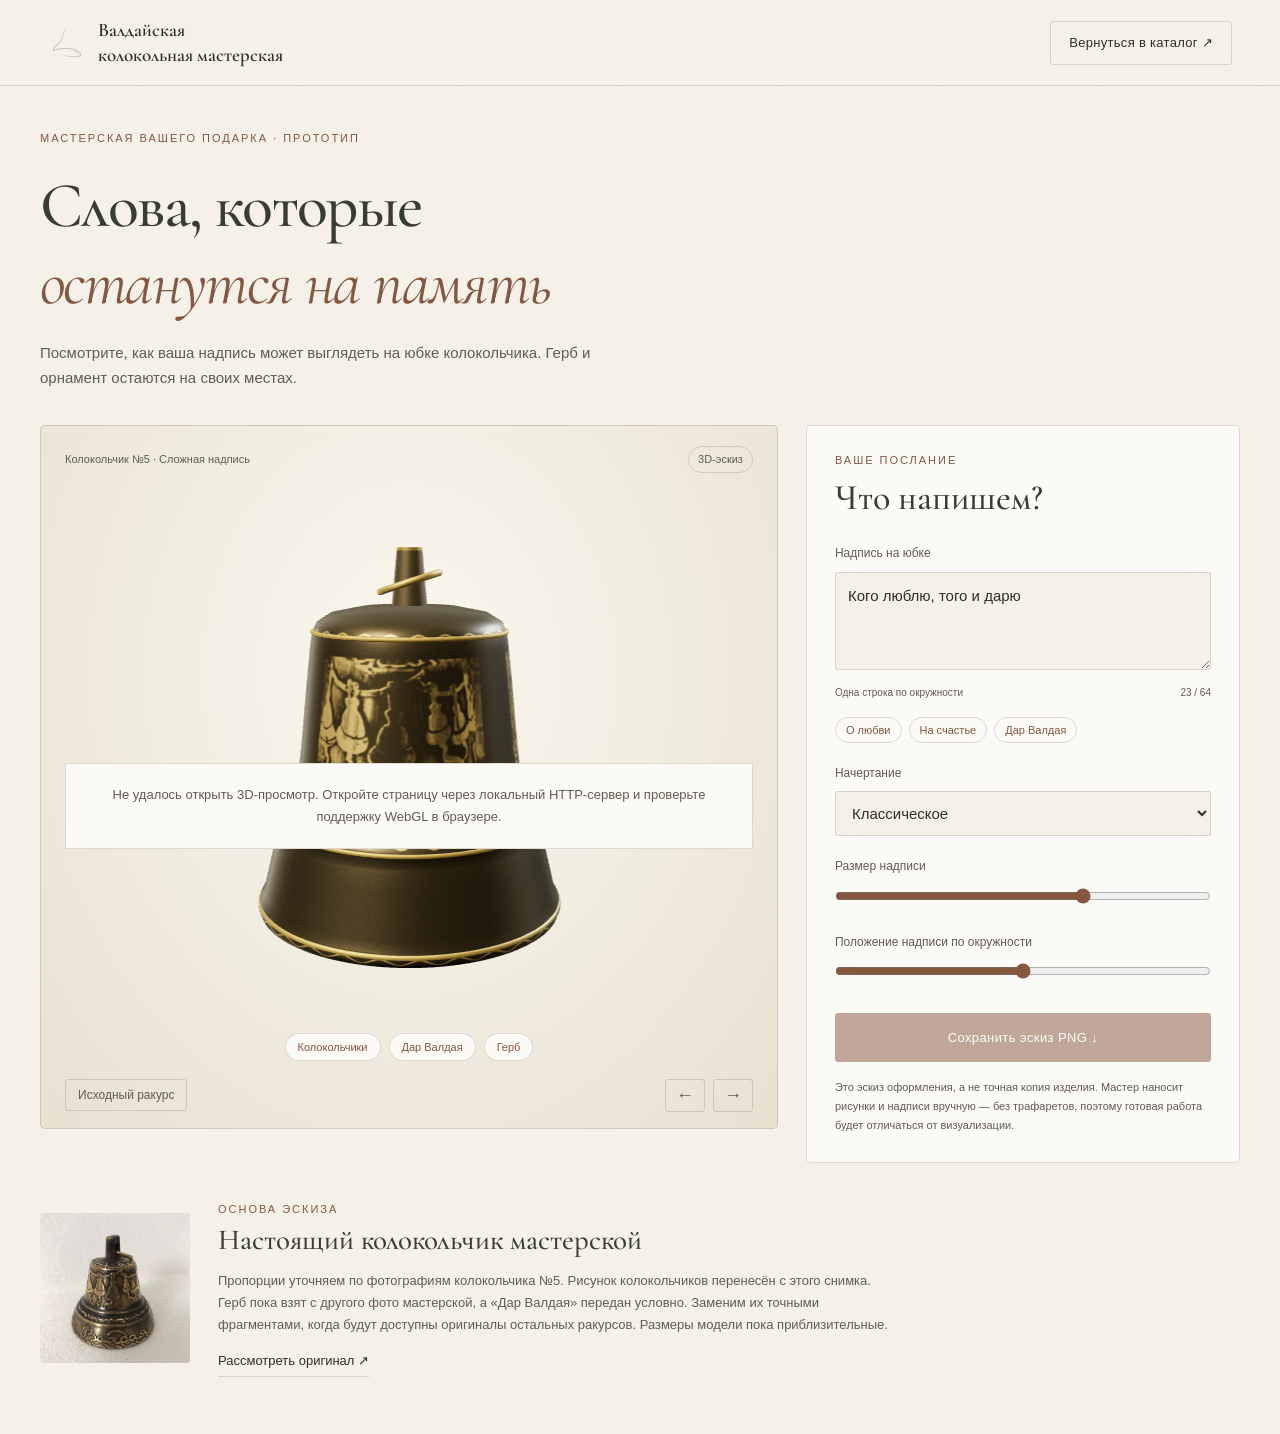
<file: designer.html>
<!DOCTYPE html>
<html lang="ru">
<head>
    <meta charset="UTF-8">
    <meta name="viewport" content="width=device-width, initial-scale=1">
    <meta name="robots" content="noindex, nofollow">
    <title>Эскиз вашего колокольчика — Валдайская мастерская</title>
    <link rel="preconnect" href="https://fonts.googleapis.com">
    <link rel="preconnect" href="https://fonts.gstatic.com" crossorigin>
    <link href="https://fonts.googleapis.com/css2?family=Cormorant+Garamond:ital,wght@0,500;0,600;1,500&display=swap" rel="stylesheet">
    <link rel="stylesheet" href="src/home.css?v=7dd7f34bc84e">
    <link rel="stylesheet" href="src/styles.css?v=d114a823719f">
    <link rel="stylesheet" href="src/designer.css?v=ba4489aebbe7">
    <script type="importmap">{"imports":{"three":"./src/vendor/three/three.module.js"}}</script>
</head>
<body>
<header>
    <div class="header-inner">
        <a href="index.html" class="logo-link"><img src="img/shared/logo.png" alt="" class="logo"><span class="site-name">Валдайская<br>колокольная мастерская</span></a>
        <a href="index.html#catalog" class="cart-btn">Вернуться в каталог ↗</a>
    </div>
</header>
<main class="designer-main container">
    <div class="designer-intro"><span class="eyebrow">Мастерская вашего подарка · Прототип</span><h1>Слова, которые<br><em>останутся на память</em></h1><p>Посмотрите, как ваша надпись может выглядеть на юбке колокольчика. Герб и орнамент остаются на своих местах.</p></div>
    <div class="designer-layout">
        <section class="bell-stage" aria-label="Трёхмерный эскиз колокольчика">
            <div class="stage-top"><span>Колокольчик №5 · Сложная надпись</span><span class="prototype-mark">3D-эскиз</span></div>
            <div id="bellViewport" tabindex="0" aria-label="Модель колокольчика. Вращайте мышью или пальцем; стрелки клавиатуры поворачивают модель, плюс и минус меняют масштаб."></div>
            <p id="modelStatus" class="model-status" role="status">Подготавливаем колокольчик…</p>
            <div class="bell-side-choices" aria-label="Стороны колокольчика"><button type="button" data-bell-angle="0">Колокольчики</button><button type="button" data-bell-angle="120">Дар Валдая</button><button type="button" data-bell-angle="-120">Герб</button></div>
            <div class="stage-bottom"><button type="button" id="resetView">Исходный ракурс</button><div class="view-directions"><button type="button" id="turnLeft" aria-label="Повернуть колокольчик влево">←</button><button type="button" id="turnRight" aria-label="Повернуть колокольчик вправо">→</button></div></div>
        </section>
        <section class="bell-editor" aria-labelledby="editorTitle">
            <span class="eyebrow">Ваше послание</span><h2 id="editorTitle">Что напишем?</h2>
            <label for="bellText">Надпись на юбке</label>
            <textarea id="bellText" rows="3" maxlength="64">Кого люблю, того и дарю</textarea>
            <div class="text-meta"><span>Одна строка по окружности</span><output id="textCount" for="bellText">23 / 64</output></div>
            <div class="phrase-choices" aria-label="Готовые надписи"><button type="button" data-phrase="Кого люблю, того и дарю">О любви</button><button type="button" data-phrase="Кто колокол купит, тот счастлив будет">На счастье</button><button type="button" data-phrase="Дар Валдая">Дар Валдая</button></div>
            <label for="letterStyle">Начертание</label><select id="letterStyle"><option value="classic">Классическое</option><option value="italic">Мягкий курсив</option></select>
            <label for="letterSize">Размер надписи</label><input id="letterSize" type="range" min="90" max="240" value="190">
            <label for="letterPosition">Положение надписи по окружности</label><input id="letterPosition" type="range" min="-180" max="180" value="0">
            <button type="button" class="btn-primary save-sketch" id="saveSketch" disabled>Сохранить эскиз PNG ↓</button>
            <p class="designer-disclaimer">Это эскиз оформления, а не точная копия изделия. Мастер наносит рисунки и надписи вручную — без трафаретов, поэтому готовая работа будет отличаться от визуализации.</p>
        </section>
    </div>
    <section class="designer-reference"><img src="img/shop/nomer4.jpg" alt="Колокольчик №5 со сложной надписью, рисунок колокольчиков" width="750" height="1000" loading="lazy"><div><span class="eyebrow">Основа эскиза</span><h2>Настоящий колокольчик мастерской</h2><p>Пропорции уточняем по фотографиям колокольчика №5. Рисунок колокольчиков перенесён с этого снимка. Герб пока взят с другого фото мастерской, а «Дар Валдая» передан условно. Заменим их точными фрагментами, когда будут доступны оригиналы остальных ракурсов. Размеры модели пока приблизительные.</p><a href="img/shop/nomer4.jpg" class="text-link" target="_blank" rel="noopener">Рассмотреть оригинал ↗</a></div></section>
    <noscript><p>Для 3D-просмотра нужен JavaScript. Исходное фото доступно ниже.</p></noscript>
</main>
<script type="module" src="src/designer.js?v=49216785b850"></script>
</body>
</html>
</file>
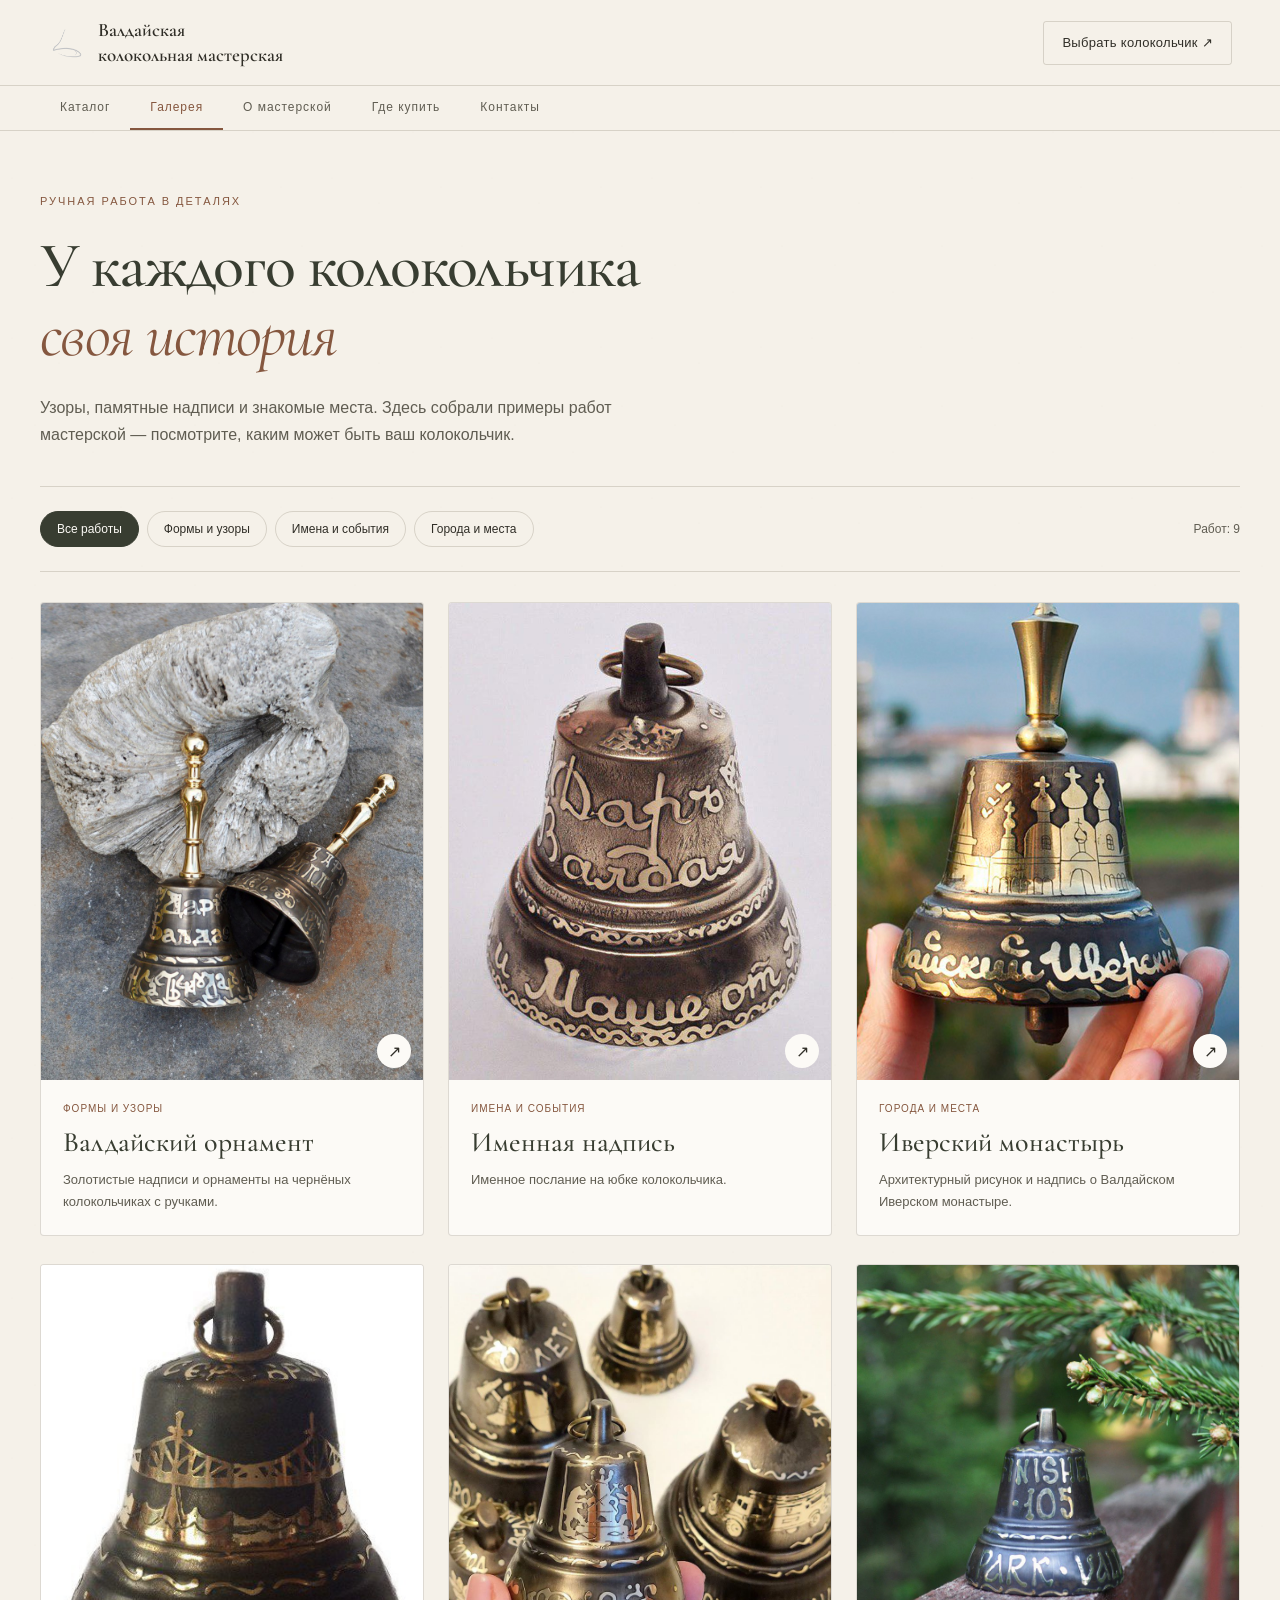
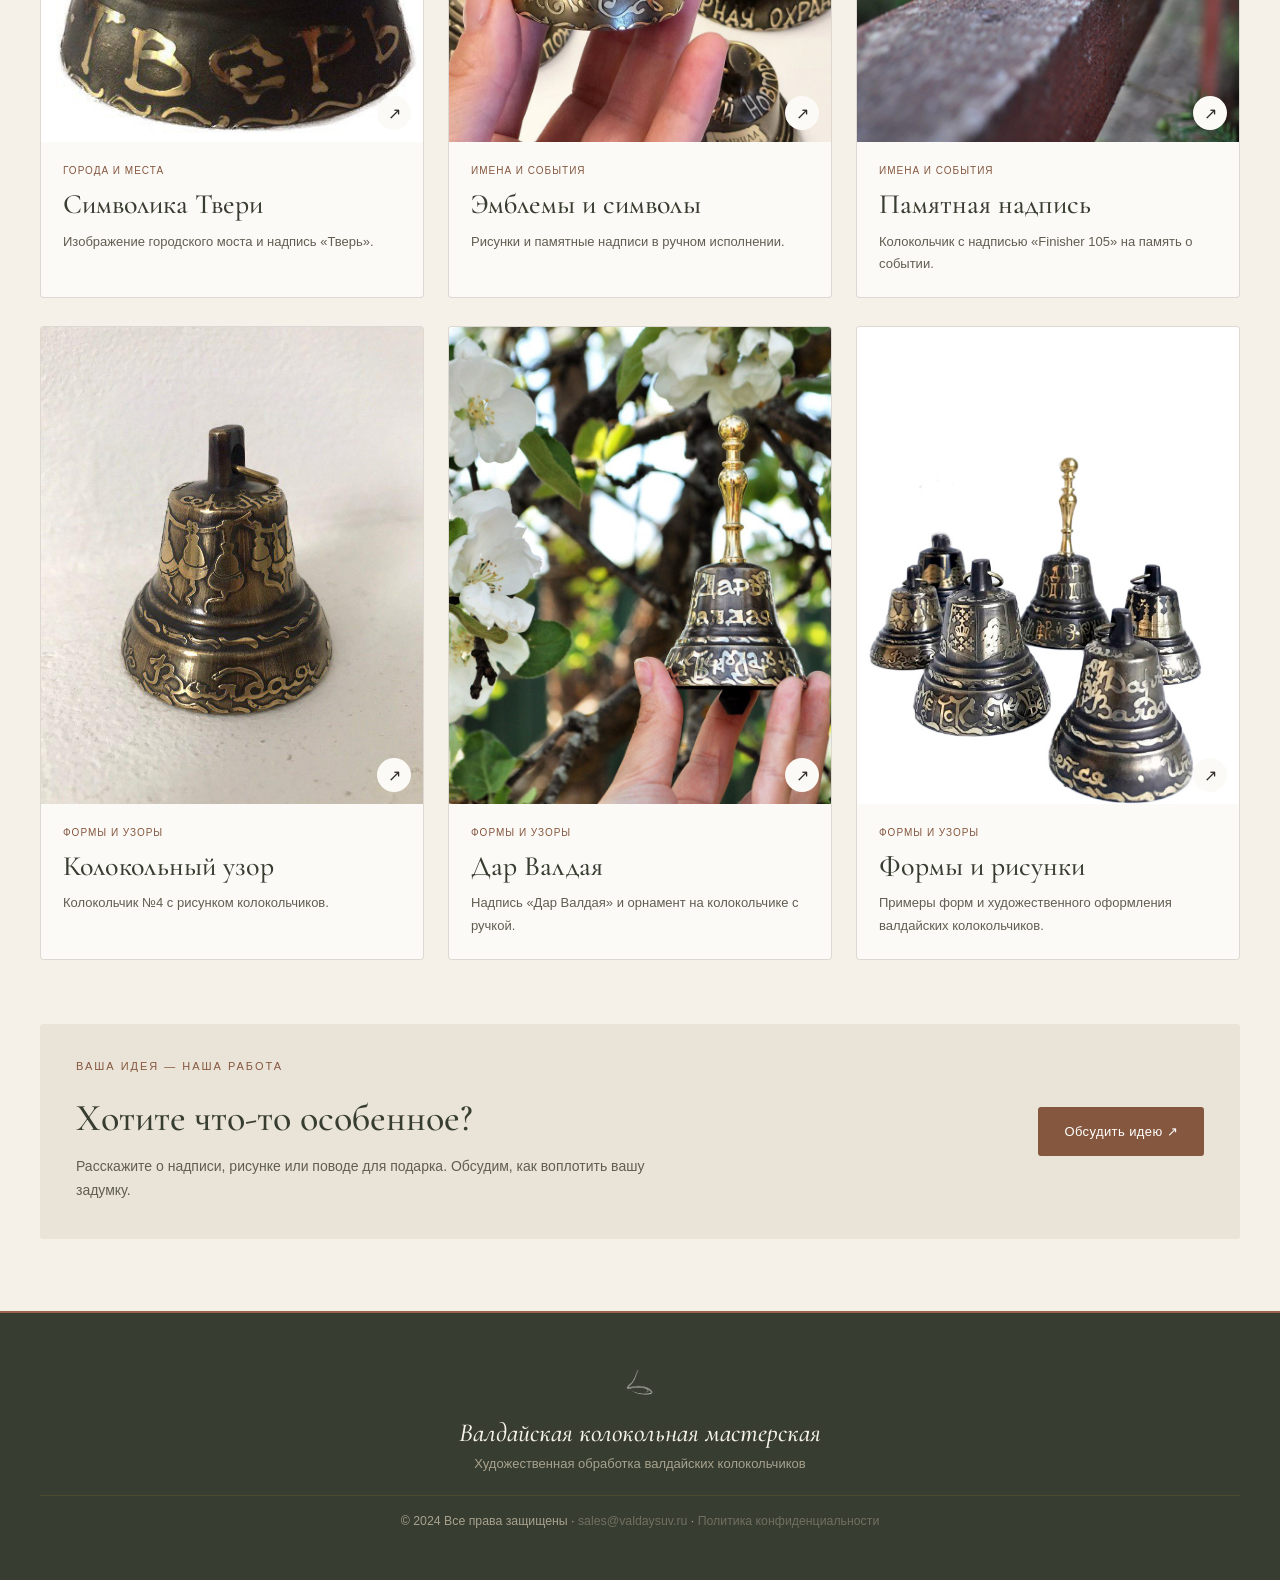
<file: gallery.html>
<!DOCTYPE html>
<html lang="ru">
<head>
    <meta charset="UTF-8">
    <meta name="viewport" content="width=device-width, initial-scale=1.0">
    <title>Галерея работ — Валдайская колокольная мастерская</title>
    <link rel="preconnect" href="https://fonts.googleapis.com">
    <link rel="preconnect" href="https://fonts.gstatic.com" crossorigin>
    <link href="https://fonts.googleapis.com/css2?family=Cormorant+Garamond:ital,wght@0,400;0,600;0,700;1,400;1,600&family=EB+Garamond:ital,wght@0,400;0,500;1,400&display=swap" rel="stylesheet">
    <link rel="stylesheet" href="src/home.css?v=7dd7f34bc84e">
    <link rel="stylesheet" href="src/styles.css?v=d114a823719f">
    <meta name="description" content="Примеры работ Валдайской колокольной мастерской: колокольчики с узорами, именными надписями, символикой городов и памятными рисунками.">
    <meta name="robots" content="index, follow, max-image-preview:large">
    <link rel="canonical" href="https://valdaysuv.ru/gallery.html">
    <link rel="icon" type="image/png" href="img/shared/logo.png">
    <meta property="og:type" content="website">
    <meta property="og:locale" content="ru_RU">
    <meta property="og:site_name" content="Валдайская колокольная мастерская">
    <meta property="og:title" content="Галерея работ — Валдайская колокольная мастерская">
    <meta property="og:description" content="Примеры работ Валдайской колокольной мастерской: колокольчики с узорами, именными надписями, символикой городов и памятными рисунками.">
    <meta property="og:url" content="https://valdaysuv.ru/gallery.html">
    <meta property="og:image" content="https://valdaysuv.ru/img/shared/photo_5325715840693302141_y.jpg">
    <meta property="og:image:alt" content="Валдайские колокольчики с художественной обработкой">
    <meta name="twitter:card" content="summary_large_image">
    <meta name="twitter:title" content="Галерея работ — Валдайская колокольная мастерская">
    <meta name="twitter:description" content="Примеры работ Валдайской колокольной мастерской: колокольчики с узорами, именными надписями, символикой городов и памятными рисунками.">
    <meta name="twitter:image" content="https://valdaysuv.ru/img/shared/photo_5325715840693302141_y.jpg">
    <link rel="stylesheet" href="src/gallery.css?v=41560286eb31">
    <script type="application/ld+json">
{
  "@context": "https://schema.org",
  "@type": "ImageGallery",
  "name": "Галерея работ — Валдайская колокольная мастерская",
  "url": "https://valdaysuv.ru/gallery.html",
  "inLanguage": "ru-RU",
  "hasPart": [
    {
      "@type": "ImageObject",
      "name": "Валдайский орнамент",
      "caption": "Золотистые надписи и орнаменты на чернёных колокольчиках с ручками.",
      "contentUrl": "https://valdaysuv.ru/img/shared/photo_5325715840693302141_y.jpg"
    },
    {
      "@type": "ImageObject",
      "name": "Именная надпись",
      "caption": "Именное послание на юбке колокольчика.",
      "contentUrl": "https://valdaysuv.ru/img/gallery/nomer7svadeb.jpg"
    },
    {
      "@type": "ImageObject",
      "name": "Иверский монастырь",
      "caption": "Архитектурный рисунок и надпись о Валдайском Иверском монастыре.",
      "contentUrl": "https://valdaysuv.ru/img/gallery/kolivmon3.jpg"
    },
    {
      "@type": "ImageObject",
      "name": "Символика Твери",
      "caption": "Изображение городского моста и надпись «Тверь».",
      "contentUrl": "https://valdaysuv.ru/img/gallery/tver1.jpg"
    },
    {
      "@type": "ImageObject",
      "name": "Эмблемы и символы",
      "caption": "Рисунки и памятные надписи в ручном исполнении.",
      "contentUrl": "https://valdaysuv.ru/img/gallery/naborkolind.jpg"
    },
    {
      "@type": "ImageObject",
      "name": "Памятная надпись",
      "caption": "Колокольчик с надписью «Finisher 105» на память о событии.",
      "contentUrl": "https://valdaysuv.ru/img/gallery/finisher105.jpg"
    },
    {
      "@type": "ImageObject",
      "name": "Колокольный узор",
      "caption": "Колокольчик №4 с рисунком колокольчиков.",
      "contentUrl": "https://valdaysuv.ru/img/shop/nomer4.jpg"
    },
    {
      "@type": "ImageObject",
      "name": "Дар Валдая",
      "caption": "Надпись «Дар Валдая» и орнамент на колокольчике с ручкой.",
      "contentUrl": "https://valdaysuv.ru/img/gallery/photo_5325715840693302140_y.jpg"
    },
    {
      "@type": "ImageObject",
      "name": "Формы и рисунки",
      "caption": "Примеры форм и художественного оформления валдайских колокольчиков.",
      "contentUrl": "https://valdaysuv.ru/img/gallery/kolokolasuv.jpg"
    }
  ]
}
</script>
</head>
<body>
<header>
    <div class="header-inner">
        <a href="index.html" class="logo-link">
            <img src="img/shared/logo.png" alt="Валдайская колокольная мастерская" class="logo">
            <span class="site-name">Валдайская<br>колокольная мастерская</span>
        </a>
        <a class="cart-btn" href="index.html#catalog">Выбрать колокольчик ↗</a>
    </div>
    <nav>
        <div class="nav-inner">
            <a href="index.html#catalog">Каталог</a>
            <a href="gallery.html" aria-current="page">Галерея</a>
            <a href="index.html#about">О мастерской</a>
            <a href="index.html#where-to-buy">Где купить</a>
            <a href="index.html#contacts">Контакты</a>
        </div>
    </nav>
</header>
<main class="gallery-main container">
    <div class="gallery-intro">
        <span class="eyebrow">Ручная работа в деталях</span>
        <h1>У каждого колокольчика<br><em>своя история</em></h1>
        <p>Узоры, памятные надписи и знакомые места. Здесь собрали примеры работ мастерской — посмотрите, каким может быть ваш колокольчик.</p>
    </div>
    <div class="gallery-toolbar">
    <div class="gallery-filters" aria-label="Темы работ" hidden>
        <button type="button" data-gallery-filter="all" aria-pressed="true">Все работы</button>
        <button type="button" data-gallery-filter="classic" aria-pressed="false">Формы и узоры</button>
        <button type="button" data-gallery-filter="custom" aria-pressed="false">Имена и события</button>
        <button type="button" data-gallery-filter="places" aria-pressed="false">Города и места</button>
    </div>
    <p class="gallery-count" id="galleryCount" aria-live="polite">Работ: 9</p>
    </div>
    <div class="gallery-grid">
<figure class="gallery-card" data-gallery-category="classic" style="--image-focus-x:50%;--image-focus-y:65%">
<a class="gallery-image" href="img/shared/photo_5325715840693302141_y.jpg" aria-label="Увеличить: Валдайский орнамент">
<img src="img/shared/photo_5325715840693302141_y.jpg" alt="Золотистые надписи и орнаменты на чернёных колокольчиках с ручками." loading="eager" decoding="async"><span class="gallery-zoom" aria-hidden="true">↗</span></a>
<figcaption><span class="gallery-theme">Формы и узоры</span><h2>Валдайский орнамент</h2><p>Золотистые надписи и орнаменты на чернёных колокольчиках с ручками.</p></figcaption></figure>
<figure class="gallery-card" data-gallery-category="custom" style="--image-focus-x:50%;--image-focus-y:55%">
<a class="gallery-image" href="img/gallery/nomer7svadeb.jpg" aria-label="Увеличить: Именная надпись">
<img src="img/gallery/nomer7svadeb.jpg" alt="Именное послание на юбке колокольчика." loading="eager" decoding="async"><span class="gallery-zoom" aria-hidden="true">↗</span></a>
<figcaption><span class="gallery-theme">Имена и события</span><h2>Именная надпись</h2><p>Именное послание на юбке колокольчика.</p></figcaption></figure>
<figure class="gallery-card" data-gallery-category="places" style="--image-focus-x:50%;--image-focus-y:52%">
<a class="gallery-image" href="img/gallery/kolivmon3.jpg" aria-label="Увеличить: Иверский монастырь">
<img src="img/gallery/kolivmon3.jpg" alt="Архитектурный рисунок и надпись о Валдайском Иверском монастыре." loading="eager" decoding="async"><span class="gallery-zoom" aria-hidden="true">↗</span></a>
<figcaption><span class="gallery-theme">Города и места</span><h2>Иверский монастырь</h2><p>Архитектурный рисунок и надпись о Валдайском Иверском монастыре.</p></figcaption></figure>
<figure class="gallery-card" data-gallery-category="places" style="--image-focus-x:50%;--image-focus-y:50%">
<a class="gallery-image" href="img/gallery/tver1.jpg" aria-label="Увеличить: Символика Твери">
<img src="img/gallery/tver1.jpg" alt="Изображение городского моста и надпись «Тверь»." loading="lazy" decoding="async"><span class="gallery-zoom" aria-hidden="true">↗</span></a>
<figcaption><span class="gallery-theme">Города и места</span><h2>Символика Твери</h2><p>Изображение городского моста и надпись «Тверь».</p></figcaption></figure>
<figure class="gallery-card" data-gallery-category="custom" style="--image-focus-x:50%;--image-focus-y:50%">
<a class="gallery-image" href="img/gallery/naborkolind.jpg" aria-label="Увеличить: Эмблемы и символы">
<img src="img/gallery/naborkolind.jpg" alt="Рисунки и памятные надписи в ручном исполнении." loading="lazy" decoding="async"><span class="gallery-zoom" aria-hidden="true">↗</span></a>
<figcaption><span class="gallery-theme">Имена и события</span><h2>Эмблемы и символы</h2><p>Рисунки и памятные надписи в ручном исполнении.</p></figcaption></figure>
<figure class="gallery-card" data-gallery-category="custom" style="--image-focus-x:50%;--image-focus-y:55%">
<a class="gallery-image" href="img/gallery/finisher105.jpg" aria-label="Увеличить: Памятная надпись">
<img src="img/gallery/finisher105.jpg" alt="Колокольчик с надписью «Finisher 105» на память о событии." loading="lazy" decoding="async"><span class="gallery-zoom" aria-hidden="true">↗</span></a>
<figcaption><span class="gallery-theme">Имена и события</span><h2>Памятная надпись</h2><p>Колокольчик с надписью «Finisher 105» на память о событии.</p></figcaption></figure>
<figure class="gallery-card" data-gallery-category="classic" style="--image-focus-x:50%;--image-focus-y:68%">
<a class="gallery-image" href="img/shop/nomer4.jpg" aria-label="Увеличить: Колокольный узор">
<img src="img/shop/nomer4.jpg" alt="Колокольчик №4 с рисунком колокольчиков." loading="lazy" decoding="async"><span class="gallery-zoom" aria-hidden="true">↗</span></a>
<figcaption><span class="gallery-theme">Формы и узоры</span><h2>Колокольный узор</h2><p>Колокольчик №4 с рисунком колокольчиков.</p></figcaption></figure>
<figure class="gallery-card" data-gallery-category="classic" style="--image-focus-x:52%;--image-focus-y:52%">
<a class="gallery-image" href="img/gallery/photo_5325715840693302140_y.jpg" aria-label="Увеличить: Дар Валдая">
<img src="img/gallery/photo_5325715840693302140_y.jpg" alt="Надпись «Дар Валдая» и орнамент на колокольчике с ручкой." loading="lazy" decoding="async"><span class="gallery-zoom" aria-hidden="true">↗</span></a>
<figcaption><span class="gallery-theme">Формы и узоры</span><h2>Дар Валдая</h2><p>Надпись «Дар Валдая» и орнамент на колокольчике с ручкой.</p></figcaption></figure>
<figure class="gallery-card" data-gallery-category="classic" style="--image-focus-x:50%;--image-focus-y:75%">
<a class="gallery-image" href="img/gallery/kolokolasuv.jpg" aria-label="Увеличить: Формы и рисунки">
<img src="img/gallery/kolokolasuv.jpg" alt="Примеры форм и художественного оформления валдайских колокольчиков." loading="lazy" decoding="async"><span class="gallery-zoom" aria-hidden="true">↗</span></a>
<figcaption><span class="gallery-theme">Формы и узоры</span><h2>Формы и рисунки</h2><p>Примеры форм и художественного оформления валдайских колокольчиков.</p></figcaption></figure>
    </div>
    <aside class="gallery-order">
        <div><span class="eyebrow">Ваша идея — наша работа</span><h2>Хотите что-то особенное?</h2><p>Расскажите о надписи, рисунке или поводе для подарка. Обсудим, как воплотить вашу задумку.</p></div>
        <a class="btn-primary" href="mailto:sales@valdaysuv.ru?subject=Индивидуальный%20колокольчик">Обсудить идею ↗</a>
    </aside>
</main>
<dialog class="gallery-dialog" id="galleryDialog" aria-labelledby="lightboxCaption" aria-describedby="lightboxDescription">
    <div class="gallery-dialog-header"><span>Примеры работ мастерской</span><button type="button" class="gallery-close" aria-label="Закрыть просмотр" autofocus>×</button></div>
    <figure class="gallery-dialog-figure">
        <div class="gallery-dialog-media" id="lightboxMedia"><img id="lightboxImage" alt=""><p class="gallery-load-status" id="lightboxStatus" role="status" hidden></p></div>
        <figcaption><span class="gallery-theme" id="lightboxTheme"></span><h2 id="lightboxCaption"></h2><p id="lightboxDescription"></p></figcaption>
    </figure>
    <div class="gallery-dialog-controls">
        <button type="button" id="galleryPrev" aria-label="Предыдущая работа">←</button>
        <span id="lightboxCount" aria-live="polite"></span>
        <button type="button" id="galleryNext" aria-label="Следующая работа">→</button>
    </div>
</dialog>
<footer>
    <div class="container">
        <img src="img/shared/logo.png" alt="Валдайская колокольная мастерская" class="footer-logo">
        <div class="footer-orn">❦ ✦ ❦</div>
        <h3>Валдайская колокольная мастерская</h3>
        <p>Художественная обработка валдайских колокольчиков</p>
        <div class="copyright">
            © 2024 Все права защищены ·
            <a href="mailto:sales@valdaysuv.ru" style="color:rgba(242,230,204,0.3)">sales@valdaysuv.ru</a> ·
            <a href="privacy.html" style="color:rgba(242,230,204,0.3)">Политика конфиденциальности</a>
        </div>
    </div>
</footer>
<script src="src/gallery.js?v=662cbaf10c18" defer></script>
</body>
</html>
</file>
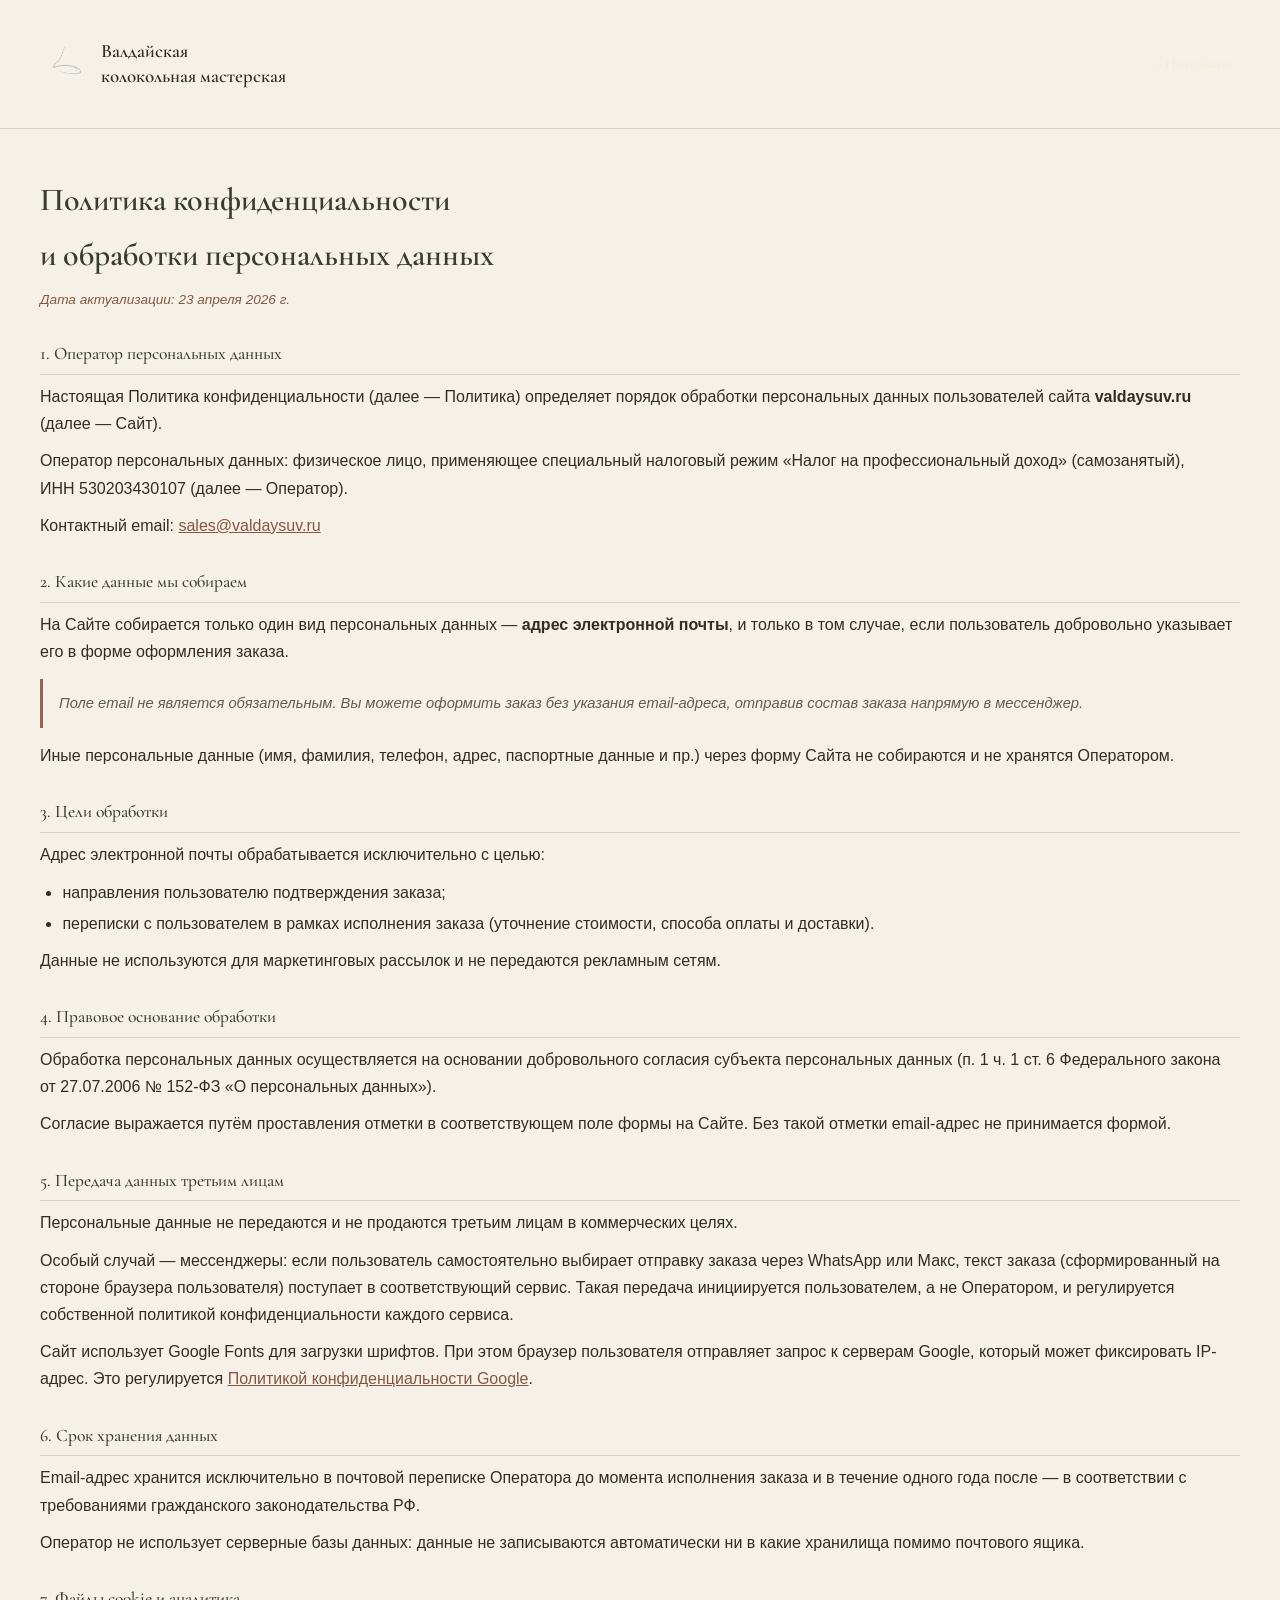
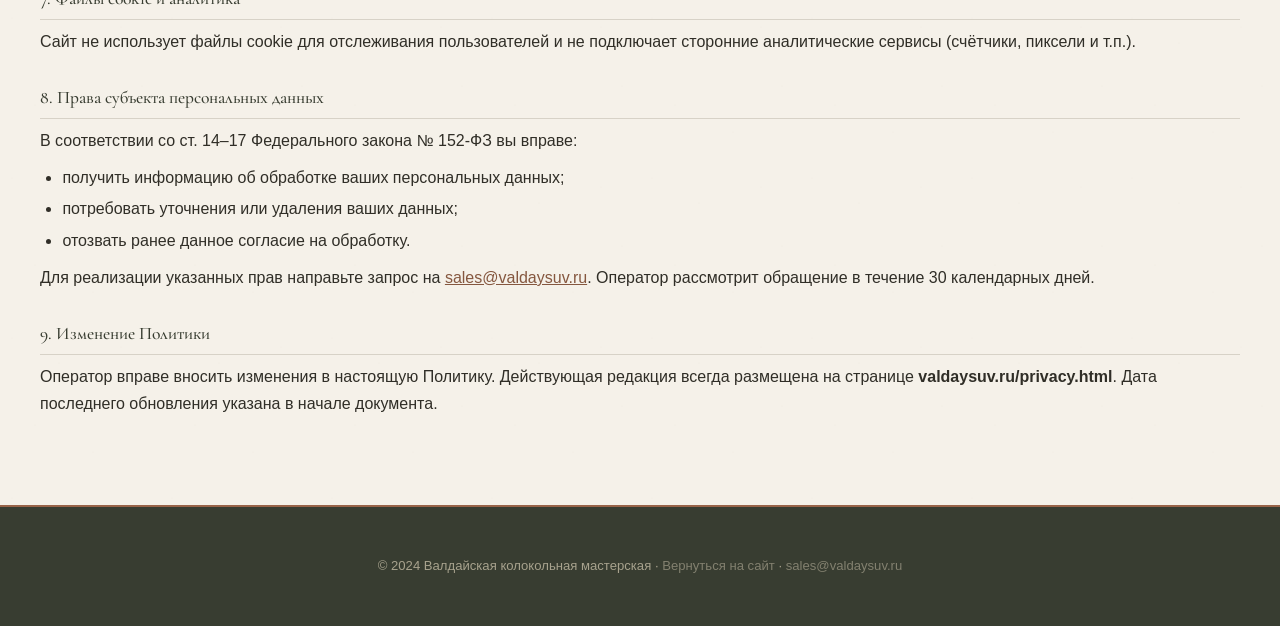
<file: privacy.html>
<!DOCTYPE html>
<html lang="ru">
<head>
    <meta charset="UTF-8">
    <meta name="viewport" content="width=device-width, initial-scale=1.0">
    <title>Политика конфиденциальности — Валдайская колокольная мастерская</title>
    <link rel="preconnect" href="https://fonts.googleapis.com">
    <link rel="preconnect" href="https://fonts.gstatic.com" crossorigin>
    <link href="https://fonts.googleapis.com/css2?family=Cormorant+Garamond:ital,wght@0,400;0,600;0,700;1,400;1,600&family=EB+Garamond:ital,wght@0,400;0,500;1,400&display=swap" rel="stylesheet">
    <link rel="stylesheet" href="src/privacy.css?v=dd4cf4f7d5e8">
<link rel="stylesheet" href="src/styles.css?v=d114a823719f">
    <meta name="description" content="Политика конфиденциальности Валдайской колокольной мастерской: обработка персональных данных и email для связи по заказу.">
    <meta name="robots" content="index, follow, max-image-preview:large">
    <link rel="canonical" href="https://valdaysuv.ru/privacy.html">
    <link rel="icon" type="image/png" href="img/shared/logo.png">
    <meta property="og:type" content="website">
    <meta property="og:locale" content="ru_RU">
    <meta property="og:site_name" content="Валдайская колокольная мастерская">
    <meta property="og:title" content="Политика конфиденциальности — Валдайская колокольная мастерская">
    <meta property="og:description" content="Политика конфиденциальности Валдайской колокольной мастерской: обработка персональных данных и email для связи по заказу.">
    <meta property="og:url" content="https://valdaysuv.ru/privacy.html">
    <meta property="og:image" content="https://valdaysuv.ru/img/shared/photo_5325715840693302141_y.jpg">
    <meta property="og:image:alt" content="Валдайские колокольчики с художественной обработкой">
    <meta name="twitter:card" content="summary_large_image">
    <meta name="twitter:title" content="Политика конфиденциальности — Валдайская колокольная мастерская">
    <meta name="twitter:description" content="Политика конфиденциальности Валдайской колокольной мастерской: обработка персональных данных и email для связи по заказу.">
    <meta name="twitter:image" content="https://valdaysuv.ru/img/shared/photo_5325715840693302141_y.jpg">
</head>
<body>

<header>
    <div class="header-inner">
        <a href="index.html">
            <img src="img/shared/logo.png" alt="Логотип" class="logo">
        </a>
        <span class="site-name">Валдайская<br>колокольная мастерская</span>
        <a href="index.html" class="back-link">← На главную</a>
    </div>
</header>

<main>
    <div class="container">
        <h1 class="page-title">Политика конфиденциальности<br>и обработки персональных данных</h1>
        <p class="page-date">Дата актуализации: 23 апреля 2026 г.</p>
        <div class="orn">❦ ✦ ❦</div>

        <div class="policy-section">
            <h2>1. Оператор персональных данных</h2>
            <p>Настоящая Политика конфиденциальности (далее — Политика) определяет порядок обработки персональных данных пользователей сайта <strong>valdaysuv.ru</strong> (далее — Сайт).</p>
            <p>Оператор персональных данных: физическое лицо, применяющее специальный налоговый режим «Налог на профессиональный доход» (самозанятый), ИНН&nbsp;530203430107 (далее — Оператор).</p>
            <p>Контактный email: <a href="mailto:sales@valdaysuv.ru">sales@valdaysuv.ru</a></p>
        </div>

        <div class="policy-section">
            <h2>2. Какие данные мы собираем</h2>
            <p>На Сайте собирается только один вид персональных данных — <strong>адрес электронной почты</strong>, и только в том случае, если пользователь добровольно указывает его в форме оформления заказа.</p>
            <div class="highlight-box">
                Поле email не является обязательным. Вы можете оформить заказ без указания email-адреса, отправив состав заказа напрямую в мессенджер.
            </div>
            <p>Иные персональные данные (имя, фамилия, телефон, адрес, паспортные данные и пр.) через форму Сайта не собираются и не хранятся Оператором.</p>
        </div>

        <div class="policy-section">
            <h2>3. Цели обработки</h2>
            <p>Адрес электронной почты обрабатывается исключительно с целью:</p>
            <ul>
                <li>направления пользователю подтверждения заказа;</li>
                <li>переписки с пользователем в рамках исполнения заказа (уточнение стоимости, способа оплаты и доставки).</li>
            </ul>
            <p>Данные не используются для маркетинговых рассылок и не передаются рекламным сетям.</p>
        </div>

        <div class="policy-section">
            <h2>4. Правовое основание обработки</h2>
            <p>Обработка персональных данных осуществляется на основании добровольного согласия субъекта персональных данных (п.&nbsp;1 ч.&nbsp;1 ст.&nbsp;6 Федерального закона от 27.07.2006 № 152-ФЗ «О персональных данных»).</p>
            <p>Согласие выражается путём проставления отметки в соответствующем поле формы на Сайте. Без такой отметки email-адрес не принимается формой.</p>
        </div>

        <div class="policy-section">
            <h2>5. Передача данных третьим лицам</h2>
            <p>Персональные данные не передаются и не продаются третьим лицам в коммерческих целях.</p>
            <p>Особый случай — мессенджеры: если пользователь самостоятельно выбирает отправку заказа через WhatsApp или Макс, текст заказа (сформированный на стороне браузера пользователя) поступает в соответствующий сервис. Такая передача инициируется пользователем, а не Оператором, и регулируется собственной политикой конфиденциальности каждого сервиса.</p>
            <p>Сайт использует Google Fonts для загрузки шрифтов. При этом браузер пользователя отправляет запрос к серверам Google, который может фиксировать IP-адрес. Это регулируется <a href="https://policies.google.com/privacy" target="_blank" rel="noopener">Политикой конфиденциальности Google</a>.</p>
        </div>

        <div class="policy-section">
            <h2>6. Срок хранения данных</h2>
            <p>Email-адрес хранится исключительно в почтовой переписке Оператора до момента исполнения заказа и в течение одного года после — в соответствии с требованиями гражданского законодательства РФ.</p>
            <p>Оператор не использует серверные базы данных: данные не записываются автоматически ни в какие хранилища помимо почтового ящика.</p>
        </div>

        <div class="policy-section">
            <h2>7. Файлы cookie и аналитика</h2>
            <p>Сайт не использует файлы cookie для отслеживания пользователей и не подключает сторонние аналитические сервисы (счётчики, пиксели и т.п.).</p>
        </div>

        <div class="policy-section">
            <h2>8. Права субъекта персональных данных</h2>
            <p>В соответствии со ст.&nbsp;14–17 Федерального закона № 152-ФЗ вы вправе:</p>
            <ul>
                <li>получить информацию об обработке ваших персональных данных;</li>
                <li>потребовать уточнения или удаления ваших данных;</li>
                <li>отозвать ранее данное согласие на обработку.</li>
            </ul>
            <p>Для реализации указанных прав направьте запрос на <a href="mailto:sales@valdaysuv.ru">sales@valdaysuv.ru</a>. Оператор рассмотрит обращение в течение 30 календарных дней.</p>
        </div>

        <div class="policy-section">
            <h2>9. Изменение Политики</h2>
            <p>Оператор вправе вносить изменения в настоящую Политику. Действующая редакция всегда размещена на странице <strong>valdaysuv.ru/privacy.html</strong>. Дата последнего обновления указана в начале документа.</p>
        </div>
    </div>
</main>

<footer>
    <div class="container">
        © 2024 Валдайская колокольная мастерская ·
        <a href="index.html">Вернуться на сайт</a> ·
        <a href="mailto:sales@valdaysuv.ru">sales@valdaysuv.ru</a>
    </div>
</footer>

</body>
</html>
</file>
<file: src/home.css>
*, *::before, *::after { box-sizing: border-box; margin: 0; padding: 0; }

        :root {
            --parchment:  #F2E6CC;
            --parchment2: #E8D9B5;
            --cream:      #FBF6EC;
            --ink:        #1A0D04;
            --ink2:       #3D2010;
            --mahogany:   #2A1505;
            --gold:       #9B7A2E;
            --gold2:      #C9A84C;
            --rust:       #6B3520;
            --bgold:      rgba(155,122,46,0.45);
            --t:          0.22s ease;
        }

        html { scroll-behavior: smooth; }

        body {
            font-family: 'EB Garamond', Georgia, serif;
            background: var(--parchment);
            color: var(--ink);
            line-height: 1.7;
            font-size: 19px;
        }

        h1, h2, h3 {
            font-family: 'Cormorant Garamond', Georgia, serif;
            color: var(--mahogany);
            line-height: 1.2;
        }

        img { max-width: 100%; height: auto; display: block; }
        a   { color: inherit; text-decoration: none; }

        .container { max-width: 1100px; margin: 0 auto; padding: 0 20px; }

        /* Ornamental divider */
        .orn { text-align: center; color: var(--gold); letter-spacing: 6px; margin: 6px 0; }

        .divider {
            display: flex; align-items: center; gap: 12px;
            margin-bottom: 32px; color: var(--gold2);
        }
        .divider::before,
        .divider::after {
            content: ''; flex: 1; height: 1px;
            background: linear-gradient(to right, transparent, var(--gold), transparent);
        }
        .divider span { font-size: 0.95rem; letter-spacing: 5px; flex-shrink: 0; }

        .sec-title {
            font-size: clamp(1.7rem, 4vw, 2.3rem);
            text-align: center; margin-bottom: 6px;
            font-style: italic; font-weight: 600;
        }

        /* ── HEADER ── */
        header {
            position: sticky; top: 0; z-index: 100;
            background: var(--mahogany);
            border-bottom: 2px solid var(--gold);
        }

        .header-inner {
            display: flex; align-items: center;
            justify-content: space-between;
            padding: 11px 20px; gap: 12px;
            max-width: 1100px; margin: 0 auto;
        }

        .logo-link { display: flex; align-items: center; gap: 11px; flex: 1; min-width: 0; }

        .logo {
            height: 44px; width: auto; flex-shrink: 0;
            filter: brightness(0) invert(1) sepia(1) saturate(0.4) brightness(1.4);
        }

        .site-name {
            font-family: 'Cormorant Garamond', serif;
            font-size: 0.97rem; font-weight: 600;
            color: var(--parchment); line-height: 1.3;
        }

        .cart-btn {
            display: flex; align-items: center; gap: 7px;
            background: transparent; color: var(--parchment);
            border: 1px solid var(--gold);
            padding: 8px 15px; cursor: pointer; flex-shrink: 0;
            font-family: 'Cormorant Garamond', serif; font-size: 1rem;
            letter-spacing: 0.3px; white-space: nowrap;
            transition: all var(--t);
        }
        .cart-btn:hover { background: var(--gold); color: var(--mahogany); }

        .cart-badge {
            background: var(--gold); color: var(--mahogany);
            border-radius: 50%; width: 19px; height: 19px;
            font-size: 0.7rem; font-weight: 700;
            display: none; align-items: center; justify-content: center;
        }
        .cart-badge.show { display: flex; }

        nav {
            background: #1E0C03;
            border-top: 1px solid rgba(155,122,46,0.25);
            overflow-x: auto; scrollbar-width: none;
        }
        nav::-webkit-scrollbar { display: none; }

        .nav-inner {
            display: flex; max-width: 1100px;
            margin: 0 auto; padding: 0 20px;
        }

        nav a {
            padding: 9px 15px;
            font-family: 'Cormorant Garamond', serif;
            font-size: 1rem; letter-spacing: 0.4px;
            color: rgba(242,230,204,0.7); white-space: nowrap;
            border-bottom: 2px solid transparent;
            transition: color var(--t), border-color var(--t);
        }
        nav a:hover { color: var(--gold2); border-bottom-color: var(--gold); }

        /* ── HERO ── */
        .hero {
            background-color: var(--cream);
            padding: clamp(40px, 8vw, 72px) 20px;
            text-align: center;
            border-bottom: 2px double var(--gold);
        }

        .hero-frame {
            max-width: 620px; margin: 0 auto;
            border: 1px solid var(--bgold);
            padding: clamp(24px, 5vw, 44px);
            position: relative;
        }
        /* Corner dots */
        .hero-frame::before { content: '✦'; position: absolute; top: -9px; left: -7px; color: var(--gold); font-size: 0.9rem; }
        .hero-frame::after  { content: '✦'; position: absolute; bottom: -9px; right: -7px; color: var(--gold); font-size: 0.9rem; }

        .hero-stamp {
            display: inline-block;
            border: 1px solid var(--bgold);
            color: var(--gold); font-family: 'Cormorant Garamond', serif;
            font-size: 0.75rem; letter-spacing: 2.5px;
            text-transform: uppercase; padding: 4px 14px;
            margin-bottom: 18px;
        }

        .hero h1 {
            font-size: clamp(1.8rem, 5vw, 2.9rem);
            font-weight: 700; color: var(--mahogany); margin-bottom: 8px;
        }

        .hero-sub {
            font-style: italic; color: var(--rust);
            font-size: clamp(0.9rem, 2.5vw, 1.05rem);
            margin-bottom: 8px;
        }

        .hero p {
            color: var(--ink2); font-size: 1rem;
            max-width: 440px; margin: 14px auto 24px; line-height: 1.8;
        }

        .btn-primary {
            display: inline-block;
            background: var(--mahogany); color: var(--parchment);
            padding: 11px 28px;
            border: 1px solid var(--gold);
            font-family: 'Cormorant Garamond', serif;
            font-size: 1.05rem; letter-spacing: 0.4px;
            cursor: pointer; transition: all var(--t);
        }
        .btn-primary:hover { background: var(--gold); color: var(--mahogany); }

        .hero-stats {
            display: flex; justify-content: center;
            gap: 32px; margin-top: 26px; flex-wrap: wrap;
        }
        .hero-stat strong {
            display: block;
            font-family: 'Cormorant Garamond', serif;
            font-size: 1.25rem; font-weight: 700; color: var(--mahogany);
        }
        .hero-stat span { font-size: 0.8rem; color: var(--rust); }

        /* ── SECTIONS ── */
        section { padding: clamp(44px, 7vw, 68px) 0; }
        #about    { background: var(--parchment2); }
        #contacts { background: var(--parchment2); }

        /* ── CATALOG ── */
        .catalog-grid {
            display: grid;
            grid-template-columns: repeat(2, 1fr);
            gap: 14px;
        }

        .product-card {
            background: var(--cream);
            border: 1px solid var(--bgold);
            display: flex; flex-direction: column;
            position: relative;
            transition: transform var(--t), box-shadow var(--t);
        }
        .product-card::after {
            content: ''; position: absolute; inset: 5px;
            border: 1px solid rgba(155,122,46,0.15);
            pointer-events: none;
            transition: border-color var(--t);
        }
        .product-card:hover { transform: translateY(-2px); box-shadow: 0 8px 24px rgba(42,21,5,0.1); }
        .product-card:hover::after { border-color: rgba(155,122,46,0.4); }

        .product-img { width: 100%; aspect-ratio: 1; object-fit: cover; }

        .product-placeholder {
            width: 100%; aspect-ratio: 1;
            background: var(--parchment);
            display: flex; align-items: center; justify-content: center;
            font-size: clamp(2rem, 7vw, 3rem);
            color: rgba(155,122,46,0.25);
            border-bottom: 1px solid var(--bgold);
        }

        .product-info { padding: 13px 11px; flex: 1; display: flex; flex-direction: column; }

        .product-name {
            font-family: 'Cormorant Garamond', serif;
            font-size: 0.97rem; color: var(--mahogany);
            margin-bottom: 5px; line-height: 1.3; flex: 1;
        }

        .product-price {
            font-style: italic; font-size: 0.83rem;
            color: var(--rust); margin-bottom: 10px;
        }

        .btn-add {
            width: 100%; padding: 8px;
            background: transparent; color: var(--mahogany);
            border: 1px solid var(--bgold);
            font-family: 'Cormorant Garamond', serif;
            font-size: 0.95rem; cursor: pointer;
            transition: all var(--t);
        }
        .btn-add:hover, .btn-add.added {
            background: var(--mahogany); color: var(--parchment);
            border-color: var(--mahogany);
        }

        /* ── ABOUT ── */
        .about-lead {
            font-style: italic; font-size: 1.05rem; line-height: 1.85;
            text-align: center; max-width: 720px;
            margin: 0 auto 32px; color: var(--ink2);
        }

        .about-cards { display: grid; grid-template-columns: 1fr; gap: 14px; }

        .about-card {
            background: var(--cream); border: 1px solid var(--bgold);
            padding: 20px; text-align: center;
        }
        .about-icon { font-size: 1.7rem; margin-bottom: 8px; }
        .about-card h3 { font-size: 1.1rem; font-style: italic; margin-bottom: 7px; }
        .about-card p  { color: var(--ink2); font-size: 0.9rem; line-height: 1.7; }

        /* ── WHERE TO BUY ── */
        .locations-grid { display: grid; grid-template-columns: 1fr; gap: 12px; }

        .location-card {
            background: var(--cream); border: 1px solid var(--bgold);
            padding: 16px 18px; display: flex; gap: 13px; align-items: flex-start;
        }
        .loc-icon { font-size: 1.3rem; flex-shrink: 0; margin-top: 2px; }
        .location-card h3 { font-size: 1rem; font-style: italic; margin-bottom: 3px; }
        .location-card p  { color: var(--ink2); font-size: 0.88rem; line-height: 1.5; }
        .loc-link { color: var(--gold); font-size: 0.83rem; display: inline-block; margin-top: 4px; }
        .loc-link:hover { text-decoration: underline; }

        .location-note {
            background: rgba(155,122,46,0.06); border-left: 2px solid var(--gold);
            padding: 11px 15px; font-style: italic;
            font-size: 0.9rem; color: var(--ink2); margin-top: 12px;
        }
        .location-note strong { font-style: normal; color: var(--mahogany); }

        /* ── CONTACTS ── */
        .contacts-grid { display: grid; grid-template-columns: 1fr; gap: 11px; }

        .contact-card {
            background: var(--cream); border: 1px solid var(--bgold);
            padding: 15px 17px; display: flex; align-items: center; gap: 13px;
        }
        .contact-icon {
            width: 42px; height: 42px; flex-shrink: 0;
            background: var(--parchment); border: 1px solid var(--bgold);
            display: flex; align-items: center; justify-content: center; font-size: 1.1rem;
        }
        .contact-label {
            font-family: 'Cormorant Garamond', serif;
            font-size: 0.75rem; text-transform: uppercase;
            letter-spacing: 0.5px; color: var(--rust); margin-bottom: 2px;
        }
        .contact-value {
            font-family: 'Cormorant Garamond', serif;
            font-size: 1.02rem; color: var(--mahogany);
        }
        .contact-value a { color: var(--rust); }
        .contact-value a:hover { text-decoration: underline; }

        /* ── FOOTER ── */
        footer {
            background: var(--mahogany); color: rgba(242,230,204,0.6);
            padding: 38px 20px; text-align: center;
            border-top: 2px solid var(--gold);
        }
        .footer-logo {
            height: 42px; width: auto; margin: 0 auto 14px;
            filter: brightness(0) invert(1) sepia(1) saturate(0.4) brightness(1.3);
            opacity: 0.7;
        }
        footer h3 {
            font-family: 'Cormorant Garamond', serif;
            color: var(--parchment); font-size: 1.1rem;
            font-style: italic; margin-bottom: 5px;
        }
        footer p  { font-size: 0.86rem; }
        .footer-orn { color: var(--gold); letter-spacing: 7px; margin: 11px 0; }
        .copyright {
            margin-top: 20px; font-size: 0.77rem;
            border-top: 1px solid rgba(155,122,46,0.2);
            padding-top: 15px;
        }

        /* ── CART SIDEBAR ── */
        .overlay {
            position: fixed; inset: 0; z-index: 200;
            background: rgba(26,13,4,0.55);
            opacity: 0; pointer-events: none; transition: opacity var(--t);
        }
        .overlay.open { opacity: 1; pointer-events: all; }

        .cart-sidebar {
            --cart-gutter: 18px;
            position: fixed; inset: auto 0 0; margin-inline: auto;
            width: 100%; max-height: calc(100vh - 16px); max-height: calc(100dvh - 16px);
            display: flex; flex-direction: column; overflow: hidden; z-index: 201;
            background: var(--cream); color: var(--ink);
            border: 1px solid var(--bgold); border-radius: 6px 6px 0 0;
            box-shadow: 0 20px 64px rgba(26,13,4,0.3);
            opacity: 0; visibility: hidden; pointer-events: none;
            transition: opacity var(--t), visibility var(--t);
        }
        .cart-sidebar.open { opacity: 1; visibility: visible; pointer-events: auto; transition: opacity var(--t); }

        .panel-hd {
            flex-shrink: 0; display: flex; align-items: center; justify-content: space-between;
            padding: 14px var(--cart-gutter); border-bottom: 1px solid var(--bgold);
        }
        .panel-hd h2 { color: var(--ink); font-size: 32px; line-height: 1.1; }

        .btn-x {
            display: flex; align-items: center; justify-content: center; flex: none;
            width: 44px; height: 44px; border: 1px solid var(--bgold); border-radius: 3px;
            background: none; color: var(--ink); font: 24px Arial, sans-serif; cursor: pointer;
        }
        .btn-x:hover, .qty-btn:hover { background: var(--parchment2); }

        .cart-body {
            flex: 1 1 auto; min-height: 0; overflow-y: auto; overscroll-behavior: contain;
            padding: 4px var(--cart-gutter);
        }
        .cart-empty { text-align: center; padding: 32px 12px; color: var(--ink); font: 16px/1.6 Arial, sans-serif; }
        .cart-empty a {
            display: inline-block; margin-top: 8px; color: var(--rust);
            font-size: 14px; text-decoration: underline; text-underline-offset: 3px;
        }

        .cart-item {
            display: grid; grid-template-columns: minmax(0, 1fr) auto;
            grid-template-areas: "name name" "quantity subtotal";
            align-items: center; gap: 8px 12px; padding-block: 14px; border-bottom: 1px solid var(--bgold);
        }
        .cart-item:has(.cart-item-photo) {
            grid-template-columns: 54px minmax(0, 1fr) auto;
            grid-template-areas: "photo name name" "quantity quantity subtotal";
        }
        .cart-item:last-child { border-bottom: none; }
        .cart-item-photo {
            grid-area: photo; width: 100%; height: auto; aspect-ratio: 1;
            object-fit: contain; background: var(--parchment); border-radius: 3px;
        }
        .cart-item-name { grid-area: name; min-width: 0; overflow-wrap: anywhere; font: 600 16px/1.4 Arial, sans-serif; }
        .cart-item-price { display: block; margin-top: 4px; color: var(--ink2); font: 14px/1.4 Arial, sans-serif; }
        .cart-item-design { display: block; margin-top: 4px; color: var(--ink); font: 14px/1.4 Arial, sans-serif; }
        .cart-item-subtotal {
            grid-area: subtotal; text-align: right; overflow-wrap: anywhere;
            font-size: 17px; font-variant-numeric: tabular-nums;
        }

        .qty {
            grid-area: quantity; justify-self: start; display: flex; align-items: center;
            max-width: 100%; background: var(--cream); border: 1px solid var(--bgold); border-radius: 3px;
        }
        .qty-btn {
            flex: none; display: grid; place-items: center; width: 44px; height: 44px;
            background: none; border: none; color: var(--ink); font-size: 16px; cursor: pointer;
        }
        .qty-val { min-width: 28px; padding-inline: 3px; text-align: center; font: 600 15px/1 Arial, sans-serif; }

        .cart-foot {
            flex-shrink: 0; padding: 14px var(--cart-gutter) max(16px, env(safe-area-inset-bottom));
            background: var(--parchment); border-top: 1px solid var(--bgold);
        }
        .cart-summary {
            display: flex; justify-content: space-between; align-items: baseline; gap: 10px;
            margin-bottom: 6px; font: 14px/1.4 Arial, sans-serif;
        }
        .cart-summary span { color: var(--ink2); }
        .cart-summary strong { font-size: 15px; text-align: right; overflow-wrap: anywhere; }
        .cart-summary #cartSubtotal { font-size: 22px; font-variant-numeric: tabular-nums; }
        .btn-checkout {
            width: 100%; min-height: 46px; margin-top: 8px; padding: 10px 12px;
            border: 0; border-radius: 3px; background: var(--rust); color: #fff;
            font: 600 15px/1.35 Arial, sans-serif; cursor: pointer;
        }
        .btn-checkout:hover { background: #68452f; }

        @media (min-width: 540px) {
            .cart-sidebar {
                --cart-gutter: 28px;
                inset: 50% auto auto 50%; transform: translate(-50%, -50%);
                width: min(760px, calc(100% - 40px)); max-height: min(680px, calc(100vh - 40px));
                max-height: min(680px, calc(100dvh - 40px)); border-radius: 6px;
            }
        }
        @media (min-width: 680px) {
            .cart-item { grid-template-columns: minmax(0, 1fr) auto 110px; grid-template-areas: "name quantity subtotal"; }
            .cart-item:has(.cart-item-photo) {
                grid-template-columns: 64px minmax(0, 1fr) auto 110px;
                grid-template-areas: "photo name quantity subtotal";
            }
        }
        @media (max-height: 420px) {
            .cart-sidebar { overflow-y: auto; overscroll-behavior: contain; }
            .cart-body { flex: none; overflow: visible; }
        }

        /* Request form and preview */
        .modal-wrap {
            position: fixed; inset: 0; z-index: 300;
            display: flex; align-items: flex-end; justify-content: center;
            background: rgba(26,13,4,0.55);
            opacity: 0; visibility: hidden; pointer-events: none;
            transition: opacity var(--t), visibility var(--t);
        }
        .modal-wrap.open { opacity: 1; visibility: visible; pointer-events: auto; transition: opacity var(--t); }

        .modal {
            --order-gutter: 18px;
            width: 100%; max-height: calc(100vh - 16px); max-height: calc(100dvh - 16px);
            overflow-y: auto; overscroll-behavior: contain;
            padding: 0 var(--order-gutter) max(18px, env(safe-area-inset-bottom));
            background: var(--cream); color: var(--ink);
            border: 1px solid var(--bgold); border-radius: 6px 6px 0 0;
            box-shadow: 0 20px 64px rgba(26,13,4,0.3);
        }
        .modal-hd {
            position: sticky; top: 0; z-index: 1;
            display: flex; align-items: center; justify-content: space-between; gap: 12px;
            padding: 14px var(--order-gutter); margin: 0 calc(-1 * var(--order-gutter)) 18px;
            background: var(--cream); border-bottom: 1px solid var(--bgold);
        }
        .modal-hd h2 { color: var(--ink); font-size: clamp(27px, 5vw, 34px); line-height: 1.05; }
        .order-secondary:hover { background: var(--parchment2); color: var(--ink); }

        .modal .form-group { min-width: 0; margin: 0 0 16px; padding: 0; border: 0; }
        .form-group > label, .form-group legend {
            display: block; margin-bottom: 6px; color: var(--ink); font-weight: 600; font-size: 15px;
        }
        .order-optional { color: var(--ink2); font-size: 13px; font-weight: 400; }
        .form-group input[type="email"], .form-group input[type="text"] {
            width: 100%; min-height: 46px; padding: 10px 12px;
            border: 1px solid var(--bgold); border-radius: 3px;
            background: var(--parchment); color: var(--ink); font: 16px Arial, sans-serif;
        }

        .del-row { display: grid; grid-template-columns: repeat(2, minmax(0, 1fr)); gap: 10px; }
        .del-opt {
            display: flex; align-items: center; gap: 8px; min-width: 0; min-height: 60px;
            padding: 10px; border: 1px solid var(--bgold); border-radius: 3px;
            cursor: pointer; color: var(--ink); font: 600 14px/1.35 Arial, sans-serif;
            overflow-wrap: anywhere;
        }
        .del-opt.sel { border-color: var(--rust); background: var(--parchment); }
        .del-opt input, .consent-label input { flex: none; margin: 0; accent-color: var(--rust); }
        .del-opt small { display: block; margin-top: 2px; color: var(--ink2); font-size: 13px; font-weight: 400; }

        .order-note, .receipt-lead, .copy-status { color: var(--ink2); font: 14px/1.55 Arial, sans-serif; }
        .form-group .order-note { margin-top: 6px; }
        .consent-label {
            display: none; align-items: flex-start; gap: 9px; margin-bottom: 16px;
            color: var(--ink); font: 14px/1.5 Arial, sans-serif; cursor: pointer;
        }
        .consent-label input { margin-top: 4px; }
        .consent-label a { color: var(--rust); text-decoration: underline; }

        .receipt-box {
            margin: 12px 0 16px; padding: 14px; border: 1px solid var(--bgold); border-radius: 4px;
            background: var(--parchment); color: var(--ink); font: 15px/1.55 Arial, sans-serif;
            white-space: pre-wrap; overflow-wrap: anywhere;
        }
        .action-btns, .order-actions { display: grid; gap: 8px; }
        .action-btns { grid-template-columns: repeat(2, minmax(0, 1fr)); }
        .action-btns > :last-child { grid-column: 1 / -1; }
        .order-actions { margin-top: 16px; }
        .order-primary, .order-secondary {
            display: flex; align-items: center; justify-content: center; min-height: 46px;
            padding: 10px 12px; text-align: center; overflow-wrap: anywhere;
            border: 1px solid var(--bgold); border-radius: 3px; cursor: pointer;
            background: var(--cream); color: var(--ink); font: 600 14px/1.35 Arial, sans-serif;
        }
        .order-primary { border-color: var(--rust); background: var(--rust); color: #fff; }
        .order-primary:hover { background: #68452f; border-color: #68452f; }
        .copy-status:not(:empty) { margin-top: 8px; }

        @media (min-width: 540px) {
            .modal-wrap { align-items: center; padding: 20px; }
            .modal { --order-gutter: 28px; max-width: 620px; max-height: calc(100dvh - 40px); border-radius: 6px; }
            .modal-hd { padding-block: 18px; }
            .del-opt { min-height: 64px; padding: 12px; }
            .action-btns { grid-template-columns: repeat(3, minmax(0, 1fr)); }
            .action-btns > :last-child { grid-column: auto; }
            .order-actions { grid-template-columns: repeat(2, minmax(0, 1fr)); }
        }

        /* ── RESPONSIVE ── */
        @media (min-width: 540px) {
            .catalog-grid   { grid-template-columns: repeat(3, 1fr); }
            .about-cards    { grid-template-columns: repeat(3, 1fr); }
            .locations-grid { grid-template-columns: repeat(2, 1fr); }
            .contacts-grid  { grid-template-columns: repeat(2, 1fr); }
        }
        @media (min-width: 860px) {
            .catalog-grid { grid-template-columns: repeat(4, 1fr); gap: 18px; }
        }
</file>
<file: src/styles.css>
/* Shared workshop theme. Load after page-specific styles. */
:root {
    --parchment:#f5f1e9;
    --parchment2:#eae4d8;
    --cream:#fcfaf6;
    --ink:#302e27;
    --ink2:#605d52;
    --mahogany:#383d31;
    --gold:#986348;
    --gold2:#dbb99b;
    --rust:#85573f;
    --bgold:rgba(80,67,46,.18);
}

body {
    font-family:Arial,sans-serif;
    font-size:16px;
    line-height:1.7;
    background:var(--parchment);
    /* Small static paper pattern: no SVG filter during scrolling. */
    background-image: url("data:image/svg+xml,%3Csvg xmlns='http://www.w3.org/2000/svg' width='160' height='160' viewBox='0 0 160 160'%3E%3Cg fill='%238c7960' opacity='.06'%3E%3Ccircle cx='12' cy='18' r='.6'/%3E%3Ccircle cx='59' cy='43' r='.5'/%3E%3Ccircle cx='121' cy='27' r='.6'/%3E%3Ccircle cx='35' cy='105' r='.5'/%3E%3Ccircle cx='93' cy='132' r='.6'/%3E%3Ccircle cx='142' cy='86' r='.5'/%3E%3C/g%3E%3C/svg%3E");
    background-size: 160px 160px;
}

h1,h2,h3,.product-name {
    font-family:'Cormorant Garamond',Georgia,serif;
    font-weight:500;
}

.container,.header-inner,.nav-inner {
    max-width:1240px;
}

header {
    background:var(--parchment);
    border-bottom:1px solid var(--bgold);
}

.header-inner {
    padding:18px 28px;
}

.logo {
    filter:none;
    height:48px;
}

.site-name {
    color:var(--ink);
    font-size:19px;
}

.cart-btn {
    color:var(--ink);
    border-color:var(--bgold);
    border-radius:3px;
    font-family:Arial,sans-serif;
    font-size:13px;
    padding:10px 18px;
}

.cart-btn:hover {
    background:var(--parchment2);
    color:var(--ink);
}

nav {
    background:transparent;
    border-color:var(--bgold);
}

nav a {
    font:12px Arial,sans-serif;
    letter-spacing:.08em;
    padding:14px 20px;
    color:var(--ink2);
}

nav a:hover {
    color:var(--rust);
}

section {
    padding:88px 0;
    scroll-margin-top:142px;
}

.hero {
    padding:52px 28px 64px;
    background:transparent;
    border:0;
    max-width:1240px;
    margin:auto;
    display:grid;
    grid-template-columns:1fr 1fr;
    align-items:center;
    gap:60px;
    text-align:left;
}

.hero-frame {
    border:0;
    padding:15px 0;
    max-width:none;
}

.hero-frame:before,.hero-frame:after {
    display:none;
}

.eyebrow {
    display:block;
    font:11px Arial,sans-serif;
    letter-spacing:.18em;
    text-transform:uppercase;
    color:var(--rust);
    margin-bottom:24px;
}

.hero h1 {
    font-size:clamp(48px,5.6vw,78px);
    line-height:.98;
    letter-spacing:-.035em;
    margin:0 0 26px;
}

.hero h1 em {
    font-weight:400;
    color:var(--rust);
}

.hero p {
    font:16px/1.9 Arial,sans-serif;
    margin:0 0 30px;
    max-width:400px;
    color:var(--ink2);
}

.hero-photo {
    position:relative;
    margin:0;
    width:100%;
    max-width:480px;
    justify-self:center;
}

.hero-photo img {
    display:block;
    width:100%;
    height:auto;
    border-radius:46% 46% 3px 3px / 24% 24% 3px 3px;
}

.hero-photo figcaption {
    font-size:11px;
    letter-spacing:.08em;
    margin-top:14px;
    color:var(--ink2);
}

.hero-actions {
    display:flex;
    gap:24px;
    align-items:center;
    flex-wrap:wrap;
}

.text-link {
    font-size:13px;
    border-bottom:1px solid var(--bgold);
    padding:8px 0;
}

.btn-primary {
    background:var(--rust);
    border:0;
    border-radius:3px;
    font:13px Arial,sans-serif;
    padding:17px 26px;
    color:#fff;
}

.btn-primary:hover {
    background:#68452f;
    color:#fff;
}

.hero-footnote {
    border-top:1px solid var(--bgold);
    padding-top:24px;
    margin-top:38px;
    font-size:12px;
    color:var(--ink2);
    display:flex;
    gap:30px;
}

.sec-title {
    text-align:left;
    font-size:clamp(36px,4vw,52px);
    font-style:normal;
    margin-bottom:12px;
    letter-spacing:-.02em;
}

.section-intro {
    font-size:14px;
    color:var(--ink2);
    margin-bottom:32px;
    max-width:580px;
}

.divider,.orn,.footer-orn {
    display:none;
}

.catalog-grid {
    grid-template-columns:repeat(3,minmax(0,1fr));
    gap:38px 24px;
}

.product-card {
    background:transparent;
    border:0;
}

.product-card:after {
    display:none;
}

.product-card:hover {
    transform:none;
    box-shadow:none;
}

.product-img {
    aspect-ratio:4/5;
    object-fit:cover;
    border-radius:3px;
    background:var(--parchment2);
}

.product-placeholder {
    aspect-ratio:4/5;
    background:#e9e3d7;
    border:0;
    flex-direction:column;
    gap:18px;
    font:12px Arial,sans-serif;
    color:#777165;
    border-radius:3px;
}

.product-placeholder svg {
    width:64px;
    height:64px;
    stroke:#a69b86;
    fill:none;
    stroke-width:1;
}

.product-info {
    padding:20px 0 0;
}

.product-name {
    font-size:25px;
    line-height:1.15;
    margin-bottom:12px;
}

.product-price {
    font:12px Arial,sans-serif;
    color:var(--ink2);
    margin-bottom:15px;
}

.btn-add {
    width:auto;
    align-self:flex-start;
    padding:9px 16px;
    border-radius:3px;
    font:12px Arial,sans-serif;
}

.about-lead {
    font:24px/1.6 'Cormorant Garamond',Georgia,serif;
    text-align:left;
    max-width:800px;
    margin:24px 0 40px;
}

.about-cards {
    grid-template-columns:repeat(3,1fr);
    gap:32px;
}

.about-card {
    text-align:left;
    border:0;
    border-top:1px solid var(--bgold);
    padding:25px 0;
    background:transparent;
}

.about-icon,.loc-icon,.contact-icon {
    display:none;
}

.about-card h3 {
    font-size:28px;
    font-style:normal;
}

.about-card p {
    font-size:14px;
}

.locations-grid,.contacts-grid {
    grid-template-columns:repeat(2,minmax(0,1fr));
    gap:0 40px;
}

.location-card,.contact-card {
    background:transparent;
    border:0;
    border-top:1px solid var(--bgold);
    padding:24px 0;
}

.location-card h3 {
    font-size:26px;
    font-style:normal;
}

.location-card p {
    font-size:14px;
}

.loc-link {
    font-size:12px;
}

.location-note {
    margin-top:24px;
    background:transparent;
    font:13px/1.8 Arial,sans-serif;
}

.contact-label {
    font:11px Arial,sans-serif;
    letter-spacing:.08em;
    margin-bottom:10px;
}

.contact-value {
    font-size:19px;
}

.contact-value a:hover {
    text-decoration:underline;
}

footer {
    background:var(--mahogany);
    padding:48px 0;
}

footer h3 {
    font-size:26px;
    color:var(--parchment);
}

footer p {
    font-size:13px;
}

.footer-logo {
    filter:brightness(0) invert(1);
    opacity:.7;
}

.cart-sidebar {
    background:var(--cream);
}

.cart-sidebar h2 {
    font-size:32px;
}

.qty-btn,.btn-checkout {
    font-family:Arial,sans-serif;
}

button:focus-visible,a:focus-visible,input:focus-visible,select:focus-visible {
    outline:2px solid var(--rust);
    outline-offset:4px;
}

@media(min-width:1300px) {
    .container {
        padding-left:28px;
        padding-right:28px;
    }

}

@media(max-width:760px) {
    .header-inner {
        padding:12px 20px;
    }

    .site-name {
        font-size:16px;
    }

    .logo {
        height:36px;
    }

    .cart-btn {
        padding:9px;
        font-size:12px;
    }

    .nav-inner {
        padding:0 5px;
    }

    nav a {
        padding:13px 15px;
    }

    .hero {
        grid-template-columns:minmax(0,1fr);
        gap:32px;
        padding:35px 20px 48px;
    }

    .hero h1 {
        font-size:clamp(32px,9vw,58px);
        overflow-wrap:anywhere;
    }

    .hero-frame {
        padding:0;
    }

    .hero p {
        font-size:15px;
    }

    .hero-footnote {
        gap:24px;
        margin-top:28px;
    }

    .hero-photo figcaption {
        font-size:10px;
    }

    section {
        padding:52px 0;
        scroll-margin-top:120px;
    }

    .catalog-grid {
        grid-template-columns:repeat(2,minmax(0,1fr));
        gap:28px 16px;
    }

    .product-name {
        font-size:21px;
    }

    .product-info {
        padding-top:14px;
    }

    .product-placeholder {
        font-size:10px;
    }

    .about-cards,.locations-grid,.contacts-grid {
        grid-template-columns:1fr;
    }

    .about-cards {
        gap:0;
    }

    .about-lead {
        font-size:23px;
    }

    .contact-value {
        font-size:18px;
    }

    .sec-title {
        font-size:40px;
    }

}

@media(prefers-reduced-motion:reduce) {
    html {
        scroll-behavior:auto;
    }

    *,*:before,*:after {
        transition:none!important;
    }

}

[hidden] {
    display: none !important;
}

/* Catalog categories */
.catalog-nav {
    display: flex;
    flex-wrap: wrap;
    gap: 10px;
    margin: 30px 0 24px;
    padding: 0;
    background: transparent;
    border: 0;
    overflow: visible;
}
.catalog-nav a {
    display: inline-flex;
    align-items: center;
    gap: 12px;
    padding: 12px 16px;
    border: 1px solid var(--bgold);
    border-radius: 3px;
    color: var(--ink);
    font: 13px/1.4 Arial, sans-serif;
    letter-spacing: 0;
    white-space: normal;
}
.catalog-nav a:hover, .catalog-nav a:focus-visible {
    background: var(--parchment2);
    border-color: var(--rust);
    color: var(--rust);
}
.catalog-nav a span {
    font-size: 11px;
    color: var(--ink2);
}
.catalog-toolbar {
    display: flex;
    align-items: center;
    justify-content: space-between;
    gap: 20px;
    padding-bottom: 24px;
    border-bottom: 1px solid var(--bgold);
}
.catalog-toolbar > p {
    max-width: 440px;
    color: var(--ink2);
    font-size: 13px;
}
.catalog-sort {
    display: flex;
    align-items: center;
    flex-wrap: wrap;
    gap: 10px;
    font-size: 12px;
    color: var(--ink2);
}
.catalog-sort select {
    width: auto;
    padding: 10px 12px;
    border: 1px solid var(--bgold);
    border-radius: 3px;
    background: var(--cream);
    color: var(--ink);
    font: 13px Arial, sans-serif;
}
.catalog-group {
    padding: 40px 0 12px;
    scroll-margin-top: 145px;
}
.catalog-group + .catalog-group {
    margin-top: 30px;
    border-top: 1px solid var(--bgold);
}
.catalog-group-heading {
    margin-bottom: 26px;
}
.catalog-group-heading h3 {
    font-size: clamp(29px, 3vw, 38px);
    margin-bottom: 8px;
}
.catalog-group-heading p {
    max-width: 600px;
    font-size: 14px;
    color: var(--ink2);
}
.product-type {
    margin-bottom: 10px;
    color: var(--rust);
    font: 10px Arial, sans-serif;
    letter-spacing: .08em;
    text-transform: uppercase;
}
.catalog-request {
    display: flex;
    align-items: center;
    justify-content: space-between;
    gap: 30px;
    padding: 32px;
    background: var(--parchment2);
    border-radius: 3px;
}
.catalog-request h4 {
    font: 30px/1.2 'Cormorant Garamond', Georgia, serif;
    margin-bottom: 12px;
}
.catalog-request p {
    max-width: 580px;
    color: var(--ink2);
    font-size: 14px;
}
.catalog-request .btn-primary {
    flex-shrink: 0;
}
@media (max-width: 760px) {
    .catalog-nav { gap: 8px; }
    .catalog-nav a { padding: 10px 12px; font-size: 12px; }
    .catalog-toolbar, .catalog-request { flex-direction: column; align-items: flex-start; }
    .catalog-group { padding-top: 30px; scroll-margin-top: 125px; }
    .catalog-request { padding: 24px; }
}

.gallery-teaser { background: var(--parchment2); }
.gallery-teaser p { max-width: 600px; font-size: 15px; color: var(--ink2); margin: 18px 0 26px; }

.product-detail, .product-availability { font-size: 13px; line-height: 1.6; color: var(--ink2); margin-bottom: 12px; }

.about-lead { white-space: pre-line; }

.hero .hero-availability {
    padding: 12px 16px;
    border-left: 3px solid var(--rust);
    background: var(--parchment2);
    border-radius: 0 3px 3px 0;
    color: var(--ink);
    font-size: 14px;
    line-height: 1.6;
}

.history-section { background: var(--cream); }
.history-heading { max-width: 760px; margin-bottom: 30px; }
.history-text { display: grid; grid-template-columns: 1fr 1fr; gap: 36px; }
.history-text p { color: var(--ink2); font-size: 16px; line-height: 1.9; }
.history-source { margin-top: 20px; color: var(--ink2); font-size: 11px; }
.history-source a { text-decoration: underline; text-underline-offset: 3px; }
.inscriptions-heading { margin-top: 56px; padding-top: 38px; border-top: 1px solid var(--bgold); }
.inscriptions-heading > p { max-width: 620px; color: var(--ink2); font-size: 14px; margin: 16px 0 28px; }
.inscriptions-hint { margin-bottom: 12px; color: var(--rust); font-size: 12px; }
.inscriptions-grid {
    display: grid;
    grid-auto-flow: column;
    grid-auto-columns: clamp(250px, 30vw, 340px);
    gap: 20px;
    overflow-x: auto;
    padding-bottom: 16px;
    scroll-snap-type: x proximity;
    overscroll-behavior-x: contain;
    scrollbar-width: none;
}
.inscriptions-grid:focus-visible { outline: 2px solid var(--rust); outline-offset: 4px; }
.inscriptions-grid > .inscription { scroll-snap-align: start; }
.inscription { margin: 0; padding: 28px 24px; border-top: 2px solid var(--rust); background: var(--parchment); }
.inscription p { font: italic 28px/1.3 'Cormorant Garamond', Georgia, serif; color: var(--mahogany); }
.inscriptions-note { max-width: 660px; margin-top: 24px; font-size: 13px; color: var(--ink2); }
@media (max-width: 760px) {
    .history-text { grid-template-columns: 1fr; gap: 20px; }
    .inscriptions-grid { grid-auto-columns: 82%; gap: 16px; }
    .inscriptions-heading { margin-top: 36px; padding-top: 30px; }
    .inscription { padding: 22px; }
}

.inscriptions-grid::-webkit-scrollbar { display: none; }
.inscriptions-grid.is-interactive { scroll-snap-type: none; cursor: grab; }
.inscriptions-grid.is-dragging { cursor: grabbing; user-select: none; }
.inscriptions-controls { display: flex; align-items: baseline; justify-content: space-between; flex-wrap: wrap; gap: 8px 20px; margin-bottom: 12px; }
.inscriptions-controls .inscriptions-hint { margin: 0; }
.inscriptions-toggle { border: 0; border-bottom: 1px solid var(--bgold); padding: 4px 0; background: transparent; color: var(--rust); font: 12px Arial, sans-serif; cursor: pointer; }

.inscriptions-toggle-icon { display: none; }
@media (max-width: 760px) {
    .inscriptions-controls { justify-content: flex-end; }
    .inscriptions-toggle { width: 40px; height: 40px; padding: 0; border: 1px solid var(--bgold); border-radius: 50%; }
    .inscriptions-toggle-label { display: none; }
    .inscriptions-toggle-icon { display: inline-block; font-size: 16px; }
}


.product-photo-thumbs { display: flex; gap: 8px; padding-top: 10px; }
.product-photo-button { padding: 3px; width: 58px; height: 64px; border: 1px solid var(--bgold); border-radius: 3px; background: var(--cream); cursor: pointer; }
.product-photo-button img { width: 100%; height: 100%; object-fit: cover; }
.product-photo-button[aria-pressed="true"] { border-color: var(--rust); box-shadow: 0 0 0 1px var(--rust); }
</file>
<file: src/shop.css>
.product-photo-link { display: block; cursor: zoom-in; }
.product-photo-link:focus-visible { outline: 2px solid var(--rust); outline-offset: -2px; }
button.product-photo-link { padding: 0; font: inherit; cursor: pointer; }
.product-dialog { width: min(1040px, 94vw); max-width: 94vw; max-height: 92vh; max-height: 92dvh; margin: auto; padding: 0; background: var(--cream); color: var(--ink); border: 1px solid var(--bgold); border-radius: 5px; }
.product-dialog::backdrop { background: rgb(20 24 19 / 85%); }
.product-dialog-header { position: sticky; top: 0; z-index: 1; display: flex; align-items: center; justify-content: space-between; padding: 10px 16px 10px 28px; background: var(--cream); border-bottom: 1px solid var(--bgold); }
.product-dialog-header span { font-size: 11px; color: var(--ink2); }
.product-dialog-header button { width: 44px; height: 44px; border: 0; background: transparent; color: var(--ink); font: 30px Arial, sans-serif; cursor: pointer; }
.product-detail-layout { display: grid; grid-template-columns: minmax(0, 1fr) minmax(0, 1fr); gap: 32px; padding: 28px; }
.product-detail-text-only { grid-template-columns: minmax(0, 1fr); max-width: 700px; margin: auto; }
.product-detail-image-link { display: block; aspect-ratio: 4 / 5; background: var(--parchment); }
.product-detail-image { width: 100%; height: 100%; object-fit: contain; }
.product-detail-thumbnails { display: flex; gap: 10px; margin-top: 12px; }
.product-detail-thumb { width: 62px; height: 72px; border: 1px solid var(--bgold); padding: 3px; background: var(--parchment); cursor: pointer; }
.product-detail-thumb img { width: 100%; height: 100%; object-fit: cover; }
.product-detail-thumb[aria-pressed=true] { border-color: var(--rust); box-shadow: 0 0 0 1px var(--rust); }
.product-detail-info .eyebrow { margin-bottom: 14px; }
.product-dialog-title { font-size: 36px; line-height: 1.1; margin-bottom: 18px; }
.product-detail-info .product-price { color: var(--rust); font: 700 20px/1.15 Arial, sans-serif; }
.product-design-summary { color: var(--ink2); font-size: 14px; line-height: 1.6; }
.product-stock-title { margin: 24px 0 10px; font-size: 22px; }
.product-photo-caption { margin-top: 10px; color: var(--ink2); font-size: 13px; }
.product-variants { min-width: 0; border: 0; padding: 0; margin: 0 0 14px; }
.product-variants h3 { margin: 8px 0; font-size: 19px; }
.product-variant {
    display: grid; grid-template-columns: auto minmax(0, 1fr) auto; align-items: center;
    gap: 8px; min-height: 44px; padding: 6px 8px; border-bottom: 1px solid var(--bgold);
    color: var(--ink); font-size: 13px; line-height: 1.35; cursor: pointer;
}
.product-variant:has(input:checked) { background: var(--parchment2); }
.product-variant:has(input:disabled) { cursor: default; color: var(--ink2); }
.product-variant input { margin: 0; accent-color: var(--rust); }
.stock-badge { display: inline-block; padding: 3px 7px; border-radius: 4px; font-size: 11px; line-height: 1.4; }
.stock-available { color: #285233; background: #e3eee2; }
.stock-unavailable { color: #7b3429; background: #f3e1dc; }
.stock-unknown { color: var(--ink2); background: var(--parchment2); }
.product-detail-select { margin-top: 24px; width: 100%; }
.product-detail-select:disabled { background: var(--parchment2); color: var(--ink2); cursor: default; }
.product-custom-link { display: inline-block; margin-top: 14px; color: var(--rust); text-decoration: underline; text-underline-offset: 3px; }
.custom-order-section { background: var(--cream); }
.custom-order-intro { max-width: 720px; margin: 20px 0 36px; color: var(--ink2); font-size: 16px; }
.custom-order-layout { display: grid; grid-template-columns: minmax(0, 1.3fr) minmax(0, 1fr); gap: 60px; }
.custom-order-steps { list-style: none; padding: 0; counter-reset: order-step; }
.custom-order-steps li { position: relative; padding: 0 0 30px 52px; counter-increment: order-step; }
.custom-order-steps li::before { content: '0' counter(order-step); position: absolute; left: 0; top: 0; color: var(--rust); font: 28px 'Cormorant Garamond', Georgia, serif; }
.custom-order-steps h3 { font-size: 28px; margin-bottom: 10px; }
.custom-order-steps p { color: var(--ink2); font-size: 14px; line-height: 1.8; }
.custom-order-summary { align-self: start; padding: 30px; background: var(--parchment2); }
.custom-order-summary h3 { font-size: 32px; margin-bottom: 16px; }
.custom-order-summary p { color: var(--ink2); font-size: 14px; line-height: 1.8; margin-bottom: 18px; }
.custom-order-summary .btn-primary { margin: 8px 0 18px; }
.custom-order-phone { display: block; font-size: 16px; text-decoration: underline; text-underline-offset: 4px; }
@media (max-width: 760px) {
    .product-detail-layout, .custom-order-layout { grid-template-columns: 1fr; gap: 28px; }
    .product-detail-layout { padding: 20px; }
    .product-dialog-title { font-size: 32px; }
    .product-dialog-header { padding-left: 20px; }
    .product-detail-image-link { max-height: 440px; }
    .custom-order-summary { padding: 24px; }
}

/* Compact catalog previews; full information remains in the product dialog. */
.catalog-grid { grid-template-columns: repeat(4, minmax(0, 1fr)); gap: 26px 20px; }
.product-card .product-img, .product-card .product-placeholder { aspect-ratio: 1; width: 100%; height: auto; }
.product-card .product-img { object-fit: contain; }
.product-card .product-info { padding-top: 12px; }
.product-card .product-type { margin-bottom: 7px; font-size: 9px; }
.product-card .product-name { font-size: 21px; line-height: 1.15; min-height: 2.3em; margin-bottom: 8px; }
.product-card .product-dimensions { font-size: 11px; line-height: 1.5; margin-bottom: 8px; }
.product-card .product-photo-thumbs { display: none; }
.product-card .product-price { margin-bottom: 8px; color: var(--rust); font: 700 clamp(17px, 1.75vw, 24px)/1.15 Arial, sans-serif; }
.product-card .product-availability { margin-bottom: 8px; font-size: 11px; }
.product-card .btn-add { font-size: 11px; padding: 8px 12px; }
@media (max-width: 1050px) and (min-width: 761px) {
    .catalog-grid { grid-template-columns: repeat(3, minmax(0, 1fr)); }
}
@media (max-width: 760px) {
    .catalog-grid { grid-template-columns: repeat(2, minmax(0, 1fr)); gap: 22px 14px; }
    .product-card .product-name { font-size: 19px; }
}
</file>
<file: src/designer.css>
.designer-main { padding-top: 46px; padding-bottom: 60px; }
.designer-intro { margin-bottom: 34px; max-width: 770px; }
.designer-intro h1 { font-size: clamp(42px, 5vw, 64px); letter-spacing: -.025em; margin-bottom: 18px; }
.designer-intro h1 em { color: var(--rust); font-weight: 400; }
.designer-intro p { color: var(--ink2); font-size: 15px; max-width: 610px; }
.designer-layout { display: grid; grid-template-columns: minmax(0, 1.7fr) minmax(280px, 1fr); gap: 28px; align-items: start; }
.bell-stage { padding: 20px 24px 16px; position: relative; background: radial-gradient(ellipse at 50% 35%, #faf7ee, #e8e1d2); border: 1px solid var(--bgold); border-radius: 5px; min-width: 0; }
.stage-top, .stage-bottom { display: flex; justify-content: space-between; align-items: center; gap: 12px; }
.stage-top { color: var(--ink2); font-size: 11px; }
.prototype-mark { border: 1px solid var(--bgold); border-radius: 20px; padding: 3px 9px; white-space: nowrap; }
#bellViewport { height: 560px; width: 100%; outline-offset: 4px; }
#bellViewport canvas { width: 100%; height: 100%; display: block; touch-action: none; cursor: grab; }
#bellViewport canvas:active { cursor: grabbing; }
.model-status { position: absolute; left: 24px; right: 24px; top: 48%; text-align: center; font-size: 13px; color: var(--ink2); pointer-events: none; }
.model-status.is-error { padding: 20px; background: var(--cream); border: 1px solid var(--bgold); pointer-events: auto; }
.stage-bottom button { background: transparent; border: 1px solid var(--bgold); padding: 8px 12px; color: var(--ink2); border-radius: 3px; cursor: pointer; font: 12px Arial, sans-serif; }
.view-directions { display: flex; gap: 8px; }
.view-directions button { font-size: 18px; width: 40px; padding: 5px; }
.bell-editor { background: var(--cream); padding: 28px; border: 1px solid var(--bgold); border-radius: 5px; }
.bell-editor .eyebrow { margin-bottom: 10px; }
.bell-editor h2 { font-size: 36px; margin-bottom: 24px; }
.bell-editor label { display: block; margin: 20px 0 8px; font-size: 12px; color: var(--ink2); }
.bell-editor textarea, .bell-editor select { width: 100%; border: 1px solid var(--bgold); border-radius: 3px; padding: 12px; color: var(--ink); background: var(--parchment); font: 15px/1.5 Arial, sans-serif; }
.bell-editor textarea { resize: vertical; min-height: 98px; }
.bell-editor input[type=range] { width: 100%; accent-color: var(--rust); cursor: pointer; }
.text-meta { display: flex; justify-content: space-between; gap: 10px; color: var(--ink2); font-size: 10px; margin-top: 6px; }
.phrase-choices { display: flex; flex-wrap: wrap; gap: 7px; margin-top: 16px; }
.phrase-choices button { padding: 6px 10px; border: 1px solid var(--bgold); border-radius: 20px; background: transparent; color: var(--rust); font: 11px Arial, sans-serif; cursor: pointer; }
.save-sketch { width: 100%; margin-top: 26px; }
.save-sketch:disabled { opacity: .5; cursor: wait; }
.designer-disclaimer { font-size: 11px; line-height: 1.7; color: var(--ink2); margin-top: 16px; }
.designer-reference { padding: 40px 0 0; display: grid; grid-template-columns: 150px 1fr; gap: 28px; align-items: center; max-width: 850px; }
.designer-reference img { border-radius: 3px; width: 150px; height: 150px; object-fit: cover; }
.designer-reference .eyebrow { margin-bottom: 8px; }
.designer-reference h2 { font-size: 29px; margin-bottom: 12px; }
.designer-reference p { font-size: 13px; color: var(--ink2); margin-bottom: 10px; }
@media (max-width: 800px) {
    .designer-layout { grid-template-columns: 1fr; }
    #bellViewport { height: 440px; }
    .designer-reference { grid-template-columns: 110px 1fr; gap: 18px; }
    .designer-reference img { width: 110px; height: 140px; }
}
@media (max-width: 420px) {
    .bell-stage { padding-left: 12px; padding-right: 12px; }
    #bellViewport { height: 370px; }
    .bell-editor { padding: 22px; }
    .stage-top { font-size: 10px; }
    .designer-reference { grid-template-columns: 1fr; }
}

.bell-side-choices { display: flex; flex-wrap: wrap; justify-content: center; gap: 8px; margin: 0 0 18px; }
.bell-side-choices button { border: 1px solid var(--bgold); background: var(--cream); border-radius: 20px; padding: 7px 12px; font: 11px Arial, sans-serif; color: var(--rust); cursor: pointer; }
</file>
<file: src/gallery.css>
.gallery-main { padding-top: 64px; padding-bottom: 72px; }
.gallery-intro { max-width: 760px; margin-bottom: 38px; }
.gallery-intro h1 { font-size: clamp(42px, 5vw, 64px); line-height: 1.08; letter-spacing: -.025em; margin-bottom: 24px; }
.gallery-intro h1 em { color: var(--rust); font-weight: 400; }
.gallery-intro > p { max-width: 600px; color: var(--ink2); font-size: 16px; }
.gallery-toolbar { display: flex; align-items: center; justify-content: space-between; gap: 20px; margin-bottom: 30px; padding: 24px 0; border-top: 1px solid var(--bgold); border-bottom: 1px solid var(--bgold); }
.gallery-filters { display: flex; flex-wrap: wrap; gap: 8px; }
.gallery-filters button { background: transparent; border: 1px solid var(--bgold); border-radius: 24px; padding: 10px 16px; font: 12px Arial, sans-serif; color: var(--ink); cursor: pointer; }
.gallery-filters button[aria-pressed="true"] { color: var(--cream); background: var(--mahogany); border-color: var(--mahogany); }
.gallery-count { color: var(--ink2); font-size: 12px; white-space: nowrap; }
.gallery-grid { display: grid; grid-template-columns: repeat(3, minmax(0, 1fr)); gap: 28px 24px; }
.gallery-card { min-width: 0; display: flex; flex-direction: column; background: var(--cream); border: 1px solid var(--bgold); border-radius: 4px; overflow: hidden; }
.gallery-image { display: block; position: relative; overflow: hidden; background: var(--parchment2); aspect-ratio: 4 / 5; }
.gallery-image img { width: 100%; height: 100%; object-fit: cover; object-position: var(--image-focus-x, 50%) var(--image-focus-y, 50%); }
.gallery-image:hover .gallery-zoom, .gallery-image:focus-visible .gallery-zoom { background: var(--mahogany); color: var(--cream); }
.gallery-zoom { position: absolute; bottom: 12px; right: 12px; width: 34px; height: 34px; border-radius: 50%; background: var(--cream); display: grid; place-items: center; color: var(--ink); }
.gallery-card figcaption { padding: 22px; display: flex; flex-direction: column; flex: 1; }
.gallery-theme { font: 10px/1.4 Arial, sans-serif; color: var(--rust); letter-spacing: .1em; text-transform: uppercase; margin-bottom: 10px; }
.gallery-card h2 { font-size: 28px; line-height: 1.15; margin-bottom: 10px; }
.gallery-card p { font-size: 13px; color: var(--ink2); line-height: 1.7; }
.gallery-order { margin-top: 64px; padding: 36px; background: var(--parchment2); display: flex; align-items: center; justify-content: space-between; gap: 32px; border-radius: 3px; }
.gallery-order h2 { font-size: 38px; margin-bottom: 14px; }
.gallery-order p { max-width: 580px; color: var(--ink2); font-size: 14px; }
.gallery-order .btn-primary { flex-shrink: 0; }
.gallery-dialog { margin: auto; width: min(1040px, 94vw); max-width: 94vw; height: min(900px, 94vh); height: min(900px, 94dvh); max-height: 94vh; max-height: 94dvh; padding: 0; border: 1px solid var(--bgold); border-radius: 5px; background: var(--cream); color: var(--ink); overflow: hidden; }
.gallery-dialog[open] { display: grid; grid-template-rows: auto minmax(0, 1fr) auto; }
.gallery-dialog::backdrop { background: rgb(20 24 19 / 88%); }
.gallery-dialog-header { display: flex; justify-content: space-between; align-items: center; gap: 16px; padding: 8px 16px 8px 24px; border-bottom: 1px solid var(--bgold); }
.gallery-dialog-header > span { color: var(--ink2); font-size: 11px; letter-spacing: .04em; }
.gallery-close { width: 44px; height: 44px; border: 0; border-radius: 50%; background: transparent; color: var(--ink); font: 30px Arial, sans-serif; cursor: pointer; }
.gallery-close:hover { background: var(--parchment2); }
.gallery-dialog-figure { display: grid; grid-template-rows: minmax(0, 1fr) auto; min-height: 0; margin: 0; }
.gallery-dialog-media { position: relative; min-height: 0; background: var(--parchment); touch-action: pan-y pinch-zoom; }
.gallery-dialog-media img { position: absolute; inset: 0; width: 100%; height: 100%; padding: 18px; object-fit: contain; }
.gallery-dialog-media img.is-loading { opacity: 0; }
.gallery-load-status { position: absolute; inset: 0; display: grid; place-content: center; padding: 28px; text-align: center; color: var(--ink2); font-size: 13px; }
.gallery-dialog figcaption { padding: 18px 24px; border-top: 1px solid var(--bgold); }
.gallery-dialog .gallery-theme { display: block; margin-bottom: 6px; }
.gallery-dialog h2 { font-size: 30px; margin-bottom: 7px; }
.gallery-dialog figcaption p { font-size: 13px; line-height: 1.6; color: var(--ink2); }
.gallery-dialog-controls { display: flex; align-items: center; justify-content: center; gap: 28px; padding: 10px 20px; border-top: 1px solid var(--bgold); }
.gallery-dialog-controls button { width: 44px; height: 44px; background: transparent; border: 1px solid var(--bgold); border-radius: 50%; color: var(--ink); font-size: 22px; cursor: pointer; }
.gallery-dialog-controls button:hover { background: var(--parchment2); }
.gallery-dialog-controls button:disabled { opacity: .35; cursor: default; }
.gallery-dialog-controls span { font-size: 12px; min-width: 45px; text-align: center; }
nav a[aria-current="page"] { color: var(--rust); border-bottom-color: var(--rust); }
@media (max-width: 760px) {
    .gallery-main { padding-top: 38px; }
    .gallery-toolbar { align-items: flex-start; flex-direction: column; gap: 16px; padding: 20px 0; }
    .gallery-card figcaption { padding: 18px; }
    .gallery-grid { grid-template-columns: repeat(2, minmax(0, 1fr)); gap: 28px 16px; }
    .gallery-card h2 { font-size: 23px; }
    .gallery-order { flex-direction: column; align-items: flex-start; padding: 24px; }
    .gallery-dialog { width: calc(100vw - 24px); max-width: calc(100vw - 24px); height: calc(100vh - 24px); height: calc(100dvh - 24px); max-height: calc(100vh - 24px); max-height: calc(100dvh - 24px); }
    .gallery-dialog-header { padding-left: 16px; }
    .gallery-dialog figcaption { padding: 16px; }
    .gallery-dialog h2 { font-size: 26px; }
    .gallery-dialog-media img { padding: 12px; }
}
@media (max-width: 420px) {
    .gallery-grid { grid-template-columns: 1fr; }
    .gallery-image { aspect-ratio: 4 / 5; }
}
</file>
<file: src/privacy.css>
*, *::before, *::after { box-sizing: border-box; margin: 0; padding: 0; }

        :root {
            --mahogany: #2A1505;
            --parchment: #F2E6CC;
            --cream:     #FBF6EC;
            --gold:      #9B7A2E;
            --bgold:     rgba(155,122,46,0.35);
            --gold2:     #C9A84C;
            --ink:       #1A1008;
            --ink2:      #3D2010;
            --rust:      #7A3B1E;
            --t:         0.22s ease;
        }

        body {
            font-family: 'EB Garamond', serif;
            font-size: 19px;
            background: var(--cream);
            color: var(--ink);
            line-height: 1.7;
        }

        .container { max-width: 760px; margin: 0 auto; padding: 0 20px; }

        header {
            background: var(--mahogany);
            border-bottom: 2px solid var(--gold);
            padding: 18px 20px;
        }
        .header-inner {
            max-width: 760px; margin: 0 auto;
            display: flex; align-items: center; gap: 14px;
        }
        .logo { height: 38px; }
        .site-name {
            font-family: 'Cormorant Garamond', serif;
            font-size: 0.97rem; font-weight: 600;
            color: var(--parchment); line-height: 1.3;
        }
        .back-link {
            margin-left: auto;
            font-family: 'Cormorant Garamond', serif;
            font-size: 0.9rem; color: rgba(242,230,204,0.65);
            text-decoration: none;
            transition: color var(--t);
        }
        .back-link:hover { color: var(--gold2); }

        main { padding: 44px 20px 60px; }

        .page-title {
            font-family: 'Cormorant Garamond', serif;
            font-size: clamp(1.5rem, 4vw, 2rem);
            font-weight: 600; color: var(--mahogany);
            margin-bottom: 6px;
        }
        .page-date {
            font-size: 0.85rem; color: var(--rust);
            font-style: italic; margin-bottom: 28px;
        }

        .orn { color: var(--gold); letter-spacing: 6px; margin: 0 0 28px; }

        .policy-section { margin-bottom: 28px; }

        h2 {
            font-family: 'Cormorant Garamond', serif;
            font-size: 1.1rem; font-weight: 600;
            color: var(--mahogany);
            margin-bottom: 8px;
            padding-bottom: 5px;
            border-bottom: 1px solid var(--bgold);
        }

        p { margin-bottom: 10px; }
        p:last-child { margin-bottom: 0; }

        ul {
            padding-left: 1.4em;
            margin-bottom: 10px;
        }
        ul li { margin-bottom: 4px; }

        a { color: var(--rust); }
        a:hover { color: var(--gold); }

        .highlight-box {
            background: var(--parchment);
            border-left: 3px solid var(--gold);
            padding: 12px 16px;
            margin: 14px 0;
            font-style: italic;
            font-size: 0.92rem;
            color: var(--ink2);
        }

        footer {
            background: var(--mahogany);
            color: rgba(242,230,204,0.6);
            padding: 28px 20px;
            text-align: center;
            border-top: 2px solid var(--gold);
            font-size: 0.82rem;
        }
        footer a { color: rgba(242,230,204,0.4); text-decoration: none; }
        footer a:hover { color: var(--gold2); }
</file>
